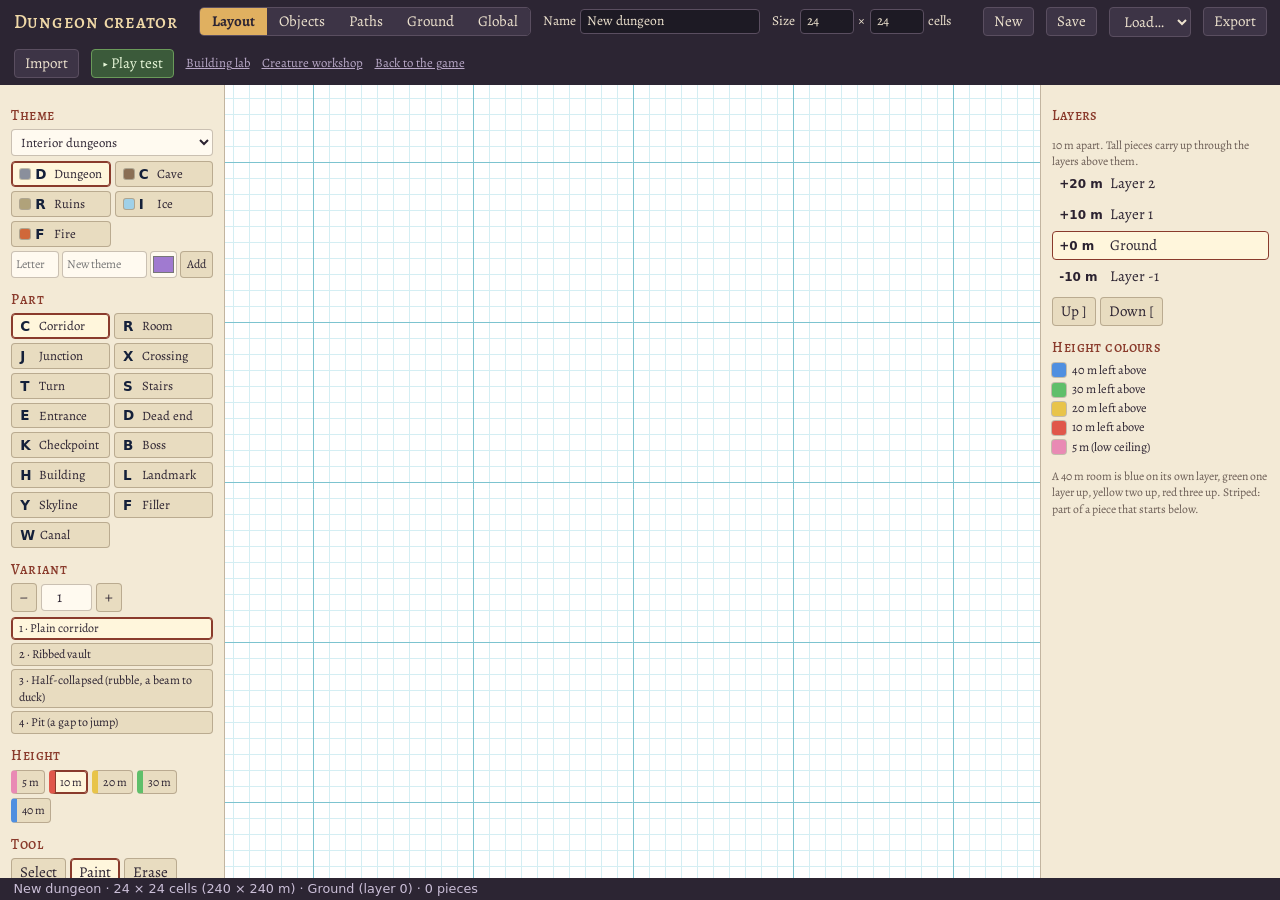
<file: dungeon-editor.html>
<!doctype html>
<html lang="en">
<head>
  <meta charset="utf-8">
  <meta name="viewport" content="width=device-width, initial-scale=1">
  <title>Dungeon creator · Eldermere Chronicles</title>
  <link rel="preconnect" href="https://fonts.googleapis.com">
  <link rel="preconnect" href="https://fonts.gstatic.com" crossorigin>
  <link href="https://fonts.googleapis.com/css2?family=Alegreya:wght@400;500;700&family=Alegreya+SC:wght@500;700&display=swap" rel="stylesheet">
  <link rel="stylesheet" href="src/editor/editor.css">
</head>
<body>
  <main id="editor"></main>
  <script type="module" src="src/editor/dungeonEditor.js"></script>
</body>
</html>
</file>
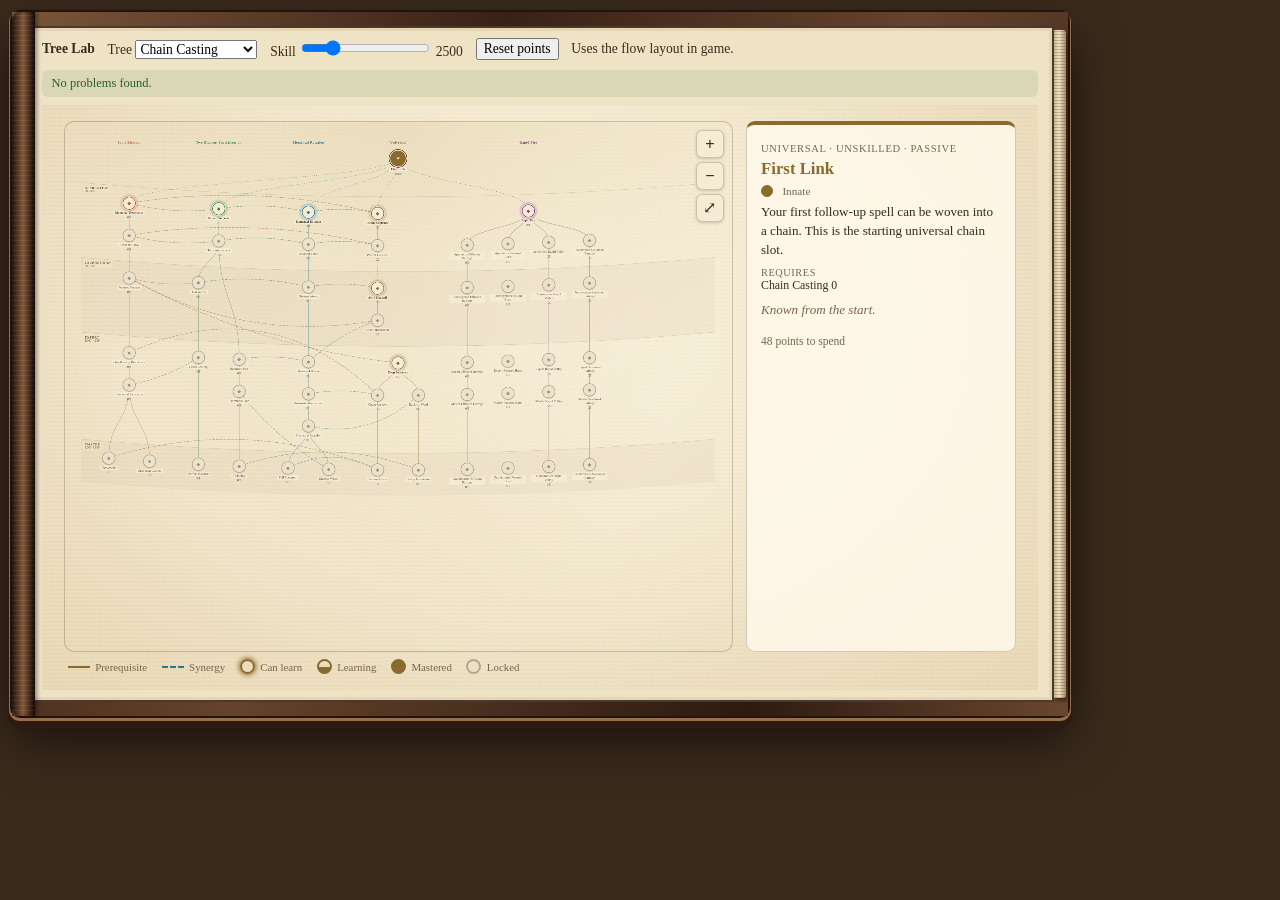
<file: tree-lab.html>
<!doctype html>
<!-- tree-lab.html — preview ANY skill tree in the flow layout and check it for problems, without starting the game.
     Open via the local server: tree-lab.html?tree=chainCasting   (the dropdown lists every tree).
     Trees without `flow` are previewed as if they had `flow: {}`. The "Problems" box must be empty before a
     tree ships. window.checkAllTrees() prints problems for every tree in the console. -->
<html lang="en"><head><meta charset="utf-8"><title>Tree Lab · Eldermere</title>
<link rel="stylesheet" href="src/ui/systems.css">
<style>
  html,body{margin:0;height:100%;background:#3a2a1c;font-family:Georgia,serif}
  .book{--paper:#efe3c6;--ink-b:#3a2a1c;--ink-soft:#7a6450;--rule:rgba(90,62,36,.25);--accent:#7c2e2a;--caps:Georgia,serif;
    position:absolute;inset:12px;background:#efe3c6;border-radius:8px;padding:12px 16px;box-sizing:border-box;display:flex;flex-direction:column;color:#3a2a1c}
  .lab-bar{display:flex;flex-wrap:wrap;gap:.8rem;align-items:center;margin-bottom:.4rem;font-size:.85rem}
  .lab-bar select,.lab-bar input,.lab-bar button{font:inherit}
  .lab-problems{margin:.2rem 0 .5rem;padding:.4rem .6rem;border-radius:6px;font-size:.78rem;max-height:7.5em;overflow:auto}
  .lab-problems.ok{background:rgba(63,127,69,.12);color:#2c5e31}.lab-problems.bad{background:rgba(168,50,44,.12);color:#8a2a24}
  #tree{flex:1 1 0;min-height:0;display:flex;flex-direction:column}
</style></head>
<body><div class="book">
  <div class="lab-bar">
    <b>Tree Lab</b>
    <label>Tree <select id="pick"></select></label>
    <label>Skill <input id="lvl" type="range" min="0" max="12000" step="50"> <span id="lvlv"></span></label>
    <button id="reset">Reset points</button>
    <span id="flowtag"></span>
  </div>
  <div id="problems" class="lab-problems"></div>
  <div id="tree"></div>
</div>
<script type="module">
import { SKILL_TREES, canBuy, buyNode, treeState, pointsFree, resetTree } from './src/data/skillTrees.js';
import { renderFlowTree, bindFlowTree, checkFlowTree, resetFlowScroll } from './src/ui/flowTree.js';
const q = new URLSearchParams(location.search), ids = Object.keys(SKILL_TREES).sort();
let id = ids.includes(q.get('tree')) ? q.get('tree') : (ids.includes('chainCasting') ? 'chainCasting' : ids[0]), sel = null;
const c = { skills: {}, skillTrees: {} };
for (const t of Object.values(SKILL_TREES)) t.flow ||= { _preview: true };   // preview every tree as flow
pick.innerHTML = ids.map(k => `<option value="${k}">${SKILL_TREES[k].name}${SKILL_TREES[k].flow._preview ? ' (not migrated)' : ''}</option>`).join('');
pick.value = id;
function draw() {
  const t = SKILL_TREES[id]; c.skills[id] ??= 2500; lvl.value = c.skills[id]; lvlv.textContent = c.skills[id];
  flowtag.textContent = t.flow._preview ? 'Preview only: add `flow: {}` to this tree to use it in game.' : 'Uses the flow layout in game.';
  const probs = checkFlowTree(t);
  problems.className = 'lab-problems ' + (probs.length ? 'bad' : 'ok');
  problems.innerHTML = probs.length ? '<b>Problems:</b><br>' + probs.map(p => '• ' + p).join('<br>') : 'No problems found.';
  const st = treeState(c, id);
  tree.innerHTML = '<div class="pg wtree flow-tree-page"><section class="cell-p tree-single">' + renderFlowTree(t, {
    rank: n => n.innate ? n.ranks : st.nodes[n.id] || 0, check: n => canBuy(c, id, n.id), selected: sel, points: pointsFree(c, id),
    branchName: n => n.branch ? t.branches[n.branch].name : (t.flow.coreName || 'Core') }) + '</section></div>';
  bindFlowTree(tree, t, { onSelect: n => { sel = n; draw(); }, onBuy: n => { buyNode(c, id, n); draw(); } });
}
pick.onchange = () => { id = pick.value; sel = null; resetFlowScroll(); history.replaceState(null, '', '?tree=' + id); draw(); };
lvl.oninput = () => { c.skills[id] = +lvl.value; draw(); };
reset.onclick = () => { resetTree(c, id); draw(); };
window.checkAllTrees = () => { const r = {}; for (const k of ids) { const p = checkFlowTree(SKILL_TREES[k]); if (p.length) r[k] = p; } console.table(Object.entries(r).map(([k, p]) => ({ tree: k, problems: p.join(' | ') }))); return r; };
draw();
</script></body></html>
</file>
<file: src/editor/editor.css>
/* src/editor/editor.css — the dungeon creator: a parchment-and-ink workbench round a graph-paper sheet */
:root {
  --bg: #1d1a24; --panel: #f3ead6; --panel-2: #e8dcc0; --ink: #2b2230; --ink-soft: #6b5d55; --line: rgba(80,58,36,0.3);
  --accent: #8a3b2c; --on: #fff6dc;
  --serif: "Alegreya", Georgia, serif; --caps: "Alegreya SC", "Alegreya", Georgia, serif;
}
* { box-sizing: border-box; }
html, body { margin: 0; height: 100%; background: var(--bg); color: var(--ink); font: 15px/1.4 var(--serif); }
button, input, select { font: inherit; color: inherit; }
#editor { display: grid; grid-template: "top top top" auto "side main layers" 1fr "status status status" auto / 15rem 1fr 16rem; height: 100vh; }

.ed-top { grid-area: top; display: flex; align-items: center; gap: 0.8rem; padding: 0.45rem 0.9rem; background: #2c2533; color: #eee3cf; flex-wrap: wrap; }
.ed-top h1 { margin: 0 0.6rem 0 0; font: 500 1.25rem var(--caps); letter-spacing: 0.04em; color: #f0d9a8; }
.ed-top label { display: flex; align-items: center; gap: 0.3rem; font-size: 0.9rem; }
.ed-top input { background: #1d1a24; border: 1px solid #5a4e60; border-radius: 4px; padding: 2px 6px; color: #eee3cf; }
.ed-top .ed-name { width: 12rem; } .ed-top input[type=number] { width: 3.6rem; }
.ed-top .ed-sp { flex: 1; }
.ed-top button, .ed-top select { background: #3d3446; border: 1px solid #5a4e60; border-radius: 4px; padding: 3px 10px; color: #eee3cf; cursor: pointer; }
.ed-top button:hover, .ed-top select:hover { background: #4d4258; }
.ed-top button.hot { border-color: #e0b060; color: #ffd890; }
.ed-back { color: #b9a9c8; font-size: 0.85rem; }

.ed-side, .ed-layers { background: var(--panel); overflow-y: auto; padding: 0.6rem 0.75rem 1rem; border-right: 1px solid var(--line); }
.ed-layers { border-right: 0; border-left: 1px solid var(--line); }
.ed-side h3, .ed-layers h3 { margin: 0.8rem 0 0.3rem; font: 500 0.95rem var(--caps); color: var(--accent); letter-spacing: 0.03em; }
.ed-brush { display: grid; gap: 2px; padding: 0.5rem 0.6rem; border-radius: 6px; background: #fffaf0; box-shadow: inset 0 0 0 1px var(--line); }
.ed-brush .code { font: 700 1.9rem/1 system-ui, sans-serif; color: #14203a; letter-spacing: 0.04em; }
.ed-brush small { color: var(--ink-soft); font-size: 0.8rem; }
.ed-row { display: flex; gap: 4px; flex-wrap: wrap; align-items: center; }
.ed-row button, .ed-grid button { padding: 3px 8px; border-radius: 4px; border: 1px solid var(--line); background: var(--panel-2); cursor: pointer; }
.ed-row button.on, .ed-grid button.on { background: var(--on); border-color: var(--accent); box-shadow: inset 0 0 0 1px var(--accent); }
.ed-row button:hover, .ed-grid button:hover { background: #fff4dc; }
.ed-row input { width: 3.4rem; text-align: center; border: 1px solid var(--line); border-radius: 4px; padding: 2px; background: #fffaf0; }
.ed-grid { display: grid; grid-template-columns: 1fr 1fr; gap: 4px; }
.ed-grid button { display: flex; align-items: center; gap: 5px; text-align: left; font-size: 0.85rem; }
.ed-grid b { font: 700 0.9rem system-ui, sans-serif; color: #14203a; min-width: 0.9rem; }
.ed-grid i { width: 10px; height: 10px; border-radius: 2px; flex: none; box-shadow: 0 0 0 1px rgba(0,0,0,0.25); }
.hbtn { border-left: 6px solid var(--c) !important; font-size: 0.78rem; padding: 3px 5px !important; }
.ed-addtheme { display: flex; gap: 3px; margin-top: 4px; }
.ed-addtheme input { min-width: 0; border: 1px solid var(--line); border-radius: 4px; padding: 2px 4px; background: #fffaf0; font-size: 0.8rem; }
.ed-addtheme input[name=k] { width: 3.2rem; } .ed-addtheme input[name=n] { flex: 1; } .ed-addtheme input[type=color] { width: 1.8rem; padding: 0; }
.ed-addtheme button { padding: 2px 6px; border-radius: 4px; border: 1px solid var(--line); background: var(--panel-2); cursor: pointer; font-size: 0.8rem; }
.ed-help { margin: 0.8rem 0 0; font-size: 0.78rem; color: var(--ink-soft); }

.ed-main { grid-area: main; position: relative; overflow: hidden; }
.ed-main canvas { position: absolute; inset: 0; display: block; cursor: crosshair; }
.ed-flash { position: absolute; left: 50%; top: 0.8rem; transform: translateX(-50%); padding: 0.35rem 0.9rem; border-radius: 6px; background: rgba(30,24,36,0.88); color: #f3e3c3; font-size: 0.9rem; opacity: 0; transition: opacity 0.25s; pointer-events: none; }
.ed-flash.on { opacity: 1; }

.ed-layers ul { list-style: none; margin: 0; padding: 0; display: grid; gap: 2px; }
.ed-layers li[data-l] { display: grid; grid-template-columns: 3.4rem 1fr auto; align-items: center; padding: 3px 6px; border-radius: 4px; cursor: pointer; border: 1px solid transparent; }
.ed-layers li[data-l]:hover { background: #fff4dc; }
.ed-layers li.on { background: var(--on); border-color: var(--accent); }
.ed-layers li b { font: 600 0.8rem system-ui, sans-serif; } .ed-layers li small { color: var(--ink-soft); }
.ed-layers .ed-row { margin-top: 6px; }
.ed-key li { display: flex; align-items: center; gap: 6px; font-size: 0.82rem; }
.ed-key i { width: 14px; height: 14px; border-radius: 3px; box-shadow: 0 0 0 1px rgba(0,0,0,0.2); }

.ed-status { grid-area: status; padding: 0.25rem 0.9rem; background: #2c2533; color: #cbbfd8; font: 0.85rem system-ui, sans-serif; }
.ed-top button.play { background: #3b5a3a; border-color: #6a9a5a; color: #e6f6d8; }
.ed-vars { display: grid; gap: 3px; margin-top: 5px; }
.ed-vars button { text-align: left; font-size: 0.8rem; padding: 2px 7px; border-radius: 4px; border: 1px solid var(--line); background: var(--panel-2); cursor: pointer; }
.ed-vars button.on { background: var(--on); border-color: var(--accent); box-shadow: inset 0 0 0 1px var(--accent); }

.ed-modes { display: inline-flex; border: 1px solid #5a4e60; border-radius: 5px; overflow: hidden; }
.ed-top .ed-modes button { border: 0; border-radius: 0; padding: 3px 12px; }
.ed-top .ed-modes button.on { background: #e0b060; color: #2c2533; font-weight: 700; }
.ed-objs { display: grid; grid-template-columns: 1fr 1fr; gap: 3px; }
.ed-objs button { display: flex; align-items: center; gap: 5px; text-align: left; font-size: 0.78rem; padding: 3px 6px; border-radius: 4px; border: 1px solid var(--line); background: var(--panel-2); cursor: pointer; line-height: 1.15; }
.ed-objs button.on { background: var(--on); border-color: var(--accent); box-shadow: inset 0 0 0 1px var(--accent); }
.ed-objs button:hover { background: #fff4dc; }
.ed-objs i { font-style: normal; font-weight: 700; width: 1.1rem; text-align: center; flex: none; }
.ed-brush .obj-glyph { font-size: 1.7rem; }

.ed-layers.props h3 small { font: 0.75rem var(--serif); color: var(--ink-soft); }
.pp h4 { margin: 0.7rem 0 0.25rem; font: 500 0.85rem var(--caps); color: var(--accent); }
.pp h4 small { font: 0.7rem var(--serif); color: var(--ink-soft); text-transform: none; }
.pp-row { display: grid; grid-template-columns: 1fr 5.2rem; align-items: center; gap: 6px; margin: 3px 0; font-size: 0.82rem; }
.pp-row input, .pp-row select { width: 100%; border: 1px solid var(--line); border-radius: 4px; padding: 2px 4px; background: #fffaf0; font-size: 0.82rem; }
.pp-row input[type=checkbox] { width: auto; justify-self: start; }
.pp-row:has(select), .pp-row:has(input[type=text]) { grid-template-columns: 4.6rem 1fr; }
.pp-row.chg span, .pp-row.chg input { font-weight: 700; color: var(--accent); }
.pp-item { display: grid; grid-template-columns: 1fr 3.2rem 1.6rem; gap: 3px; margin: 3px 0; align-items: center; }
.pp-item input { min-width: 0; border: 1px solid var(--line); border-radius: 4px; padding: 2px 4px; background: #fffaf0; font-size: 0.78rem; }
.pp-item button { border: 1px solid var(--line); border-radius: 4px; background: var(--panel-2); cursor: pointer; padding: 1px 0; }
.pp-item small { grid-column: 1 / -1; color: var(--ink-soft); font-size: 0.72rem; margin-top: -2px; }
.ed-layers .ed-row button { padding: 3px 8px; border-radius: 4px; border: 1px solid var(--line); background: var(--panel-2); cursor: pointer; }
.ed-layers .ed-row button.on { background: var(--on); border-color: var(--accent); box-shadow: inset 0 0 0 1px var(--accent); }

.ed-tabs { display: flex; flex-wrap: wrap; gap: 3px; margin: 0.6rem 0 0.2rem; }
.ed-tabs button { flex: 1 1 auto; padding: 4px 6px; border-radius: 5px 5px 0 0; border: 1px solid var(--line); border-bottom: 3px solid var(--c); background: var(--panel-2); cursor: pointer; font-size: 0.82rem; }
.ed-tabs button.on { background: var(--on); font-weight: 700; box-shadow: inset 0 0 0 1px var(--c); }
.ed-side .ed-objs { margin-top: 6px; }
.pp-link { display: grid; grid-template-columns: 1.1rem 1fr 1.6rem 1.6rem; gap: 3px; align-items: center; font-size: 0.8rem; margin: 2px 0; }
.pp-link i { font-style: normal; font-weight: 700; text-align: center; }
.pp-link button { border: 1px solid var(--line); border-radius: 4px; background: var(--panel-2); cursor: pointer; padding: 1px 0; }
.ed-side .bindbtn { width: 100%; padding: 4px 8px; border-radius: 5px; border: 1px solid #8e44ad; background: #f1e6f6; cursor: pointer; font-weight: 600; }
.ed-side .bindbtn.on { background: #8e44ad; color: #fff; }
.pp-row input[type=color] { padding: 0; height: 1.6rem; }
.pp.gl .pp-row { grid-template-columns: 1fr 4.6rem; }
.pp.gl .pp-row.wide { grid-template-columns: 5.2rem 1fr; }
.gl-later { font-style: normal; font-size: 0.62rem; color: #8a6a3a; background: #f3e1b8; border-radius: 3px; padding: 0 3px; margin-left: 4px; vertical-align: 1px; }
.ed-brush small.desc { margin-top: 4px; padding-top: 4px; border-top: 1px solid var(--line); line-height: 1.3; }

.ed-tgroup { width: 100%; margin-bottom: 5px; border: 1px solid var(--line); border-radius: 4px; padding: 3px 5px; background: #fffaf0; font: inherit; font-size: 0.85rem; }
.ed-modal { position: fixed; inset: 0; background: rgba(20,16,26,0.6); display: grid; place-items: center; z-index: 50; }
.ed-dialog { background: var(--panel); border-radius: 10px; padding: 1rem 1.2rem 1rem; width: min(720px, 92vw); max-height: 88vh; overflow: auto; box-shadow: 0 10px 40px rgba(0,0,0,0.5); }
.ed-dialog h2 { margin: 0 0 0.6rem; font: 500 1.35rem var(--caps); color: var(--accent); }
.ed-dialog h3 { margin: 0.9rem 0 0.4rem; font: 500 1rem var(--caps); color: var(--accent); }
.ed-cats { display: grid; grid-template-columns: repeat(4, 1fr); gap: 6px; }
.ed-cats button, .ed-subs button { display: grid; gap: 2px; text-align: left; padding: 7px 9px; border-radius: 6px; border: 1px solid var(--line); background: var(--panel-2); cursor: pointer; }
.ed-cats button.on { background: var(--on); border-color: var(--accent); box-shadow: inset 0 0 0 1px var(--accent); }
.ed-cats button small, .ed-subs button small { color: var(--ink-soft); font-size: 0.75rem; line-height: 1.25; }
.ed-subs { display: grid; grid-template-columns: repeat(auto-fill, minmax(200px, 1fr)); gap: 6px; }
.ed-subs button { grid-template-columns: 22px 1fr; align-items: center; column-gap: 8px; }
.ed-subs button i { grid-row: span 2; width: 22px; height: 22px; border-radius: 4px; box-shadow: 0 0 0 1px rgba(0,0,0,0.25); }
.ed-subs button:hover, .ed-cats button:hover { background: #fff4dc; }
.ed-dialog .ed-row button { padding: 4px 12px; border-radius: 5px; border: 1px solid var(--line); background: var(--panel-2); cursor: pointer; }
/* Paths mode: the hotkey table */
.ed-keys { width: 100%; border-collapse: collapse; margin-top: 10px; font-size: 11.5px; line-height: 1.35; }
.ed-keys th { text-align: left; width: 46%; padding: 2px 8px 2px 0; color: #6b4a32; font-weight: 600; vertical-align: top; }
.ed-keys td { padding: 2px 0; color: #5a4a3a; }
.ed-keys tr + tr { border-top: 1px solid rgba(120, 90, 60, 0.12); }
</file>
<file: src/ui/systems.css>
/* src/ui/systems.css — limits, load screen and save controls (loaded after style.css) */

/* ---------- Limits: trained stats near the body's limit (the limit itself stays hidden) ---------- */
.limit-near { color: #f0d36a; }
.limit-at { color: #ef6b6b; }

/* ---------- Load screen ---------- */
.title-error { margin-top: 1rem; }
.load-screen { max-width: 44rem; margin: 0 auto; padding: 14vh 1.5rem 3rem; }
.load-screen h2 { font-family: var(--caps); font-weight: 500; font-size: 2rem; margin: 0 0 1.2rem; }
.save-list { list-style: none; margin: 0 0 1.5rem; padding: 0; display: flex; flex-direction: column; gap: 0.6rem; }
.save-list li {
  display: flex; flex-wrap: wrap; gap: 0.8rem; align-items: center; justify-content: space-between;
  background: rgba(20,22,50,0.86); border: 1px solid rgba(178,156,240,0.18); border-radius: 6px; padding: 0.8rem 1rem;
}
.save-info { display: flex; flex-direction: column; min-width: 0; }
.save-info b { font-size: 1.15rem; }
.save-info span { font-size: 0.9rem; }
.save-acts { display: flex; flex-wrap: wrap; gap: 0.4rem; }
.save-acts .btn { padding: 0.35rem 0.9rem; font-size: 0.95rem; }
.btn.danger, .btn.ghost.danger { box-shadow: inset 0 0 0 1px var(--down); color: var(--down); }
.journey-main { max-width: 16rem; margin: 1rem 0; }
.journey-acts { margin-top: 1rem; }

/* ---------- Play screen ---------- */
.play { position: fixed; inset: 0; z-index: 5; background: #000; }
.play-canvas { position: absolute; inset: 0; width: 100%; height: 100%; display: block; cursor: pointer; }
.hud { position: absolute; inset: 0; pointer-events: none; }
.play.is-paused .hud { opacity: 0.35; }
.crosshair { position: absolute; left: 50%; top: 50%; width: 6px; height: 6px; margin: -3px 0 0 -3px; border-radius: 50%;
  background: rgba(255,255,255,0.85); box-shadow: 0 0 0 1.5px rgba(20,22,50,0.6); }
.crosshair { transition: opacity 0.12s; }
.crosshair.recover { opacity: 0.3; }
.combo-ring { position: absolute; left: 50%; top: 50%; width: 34px; height: 34px; margin: -17px 0 0 -17px; opacity: 0; pointer-events: none; }
.combo-ring i { position: absolute; inset: 0; border-radius: 50%; box-sizing: border-box; }
.combo-target { border: 1.5px solid rgba(255,255,255,0.45); transition: border-color 0.08s, border-width 0.08s; }
.combo-target.on { border: 2.5px solid rgba(255,220,140,0.95); }
.combo-wave { border: 1.5px solid rgba(255,236,190,0.9); transform: scale(0.05); }
.blinded { position: absolute; inset: 0; pointer-events: none; opacity: 0; background: radial-gradient(ellipse at 50% 50%, rgba(8,4,16,0.2) 0%, rgba(8,4,16,0.85) 55%, rgba(4,2,8,1) 100%); }
.underwater { position: absolute; inset: 0; background: radial-gradient(ellipse at 50% 40%, rgba(40,120,150,0.25), rgba(10,50,80,0.6)); opacity: 0; transition: opacity 0.15s; }
.underwater.on { opacity: 1; }
.hud-rest { position: absolute; left: 0; top: 100%; margin-top: 0.2rem; white-space: nowrap; text-align: left; font-size: 0.8rem; color: #e8f0d0; text-shadow: 0 1px 2px #000; opacity: 0; transition: opacity 0.3s; }
.hud-rest.on { opacity: 1; }
.hud-debug { position: absolute; left: 0.8rem; top: 0.6rem; font: 0.85rem/1.3 ui-monospace, monospace; color: rgba(255,255,255,0.85); text-shadow: 0 1px 2px #000; }
.pause { position: absolute; inset: 0; display: grid; place-items: center; background: rgba(14,16,38,0.55); }
.pause[hidden] { display: none; }
.pause-box { background: rgba(20,22,50,0.94); border: 1px solid rgba(178,156,240,0.25); border-radius: 8px; padding: 1.4rem 1.6rem; min-width: min(26rem, 90vw); max-height: 90vh; overflow: auto; }
.pause-box h2 { font-family: var(--caps); font-weight: 500; margin: 0; font-size: 1.6rem; }
.pause-where { margin: 0 0 1rem; }
.pause-main { display: flex; flex-direction: column; gap: 0.5rem; }
.pause-main[hidden], .pause-controls[hidden] { display: none; }
.binds { border-collapse: collapse; width: 100%; font-size: 0.95rem; }
.binds th { text-align: left; font-weight: 400; color: var(--mist); padding: 0.15rem 0.6rem 0.15rem 0; }
.bind { width: 100%; min-width: 7rem; background: var(--ink); border: 1px solid rgba(178,156,240,0.25); border-radius: 3px; padding: 0.2rem 0.5rem; color: var(--moon); }
.bind.listening { border-color: var(--lunar); color: var(--lunar); }
.setting { display: flex; align-items: center; gap: 0.6rem; margin: 0.45rem 0; color: var(--mist); }
.setting input[type=range] { flex: 1; accent-color: var(--lunar); }
.setting output { min-width: 3rem; text-align: right; color: var(--moon); }
.small { font-size: 0.85rem; }
.hud-note { position: absolute; left: 50%; top: 1rem; transform: translateX(-50%); color: rgba(255,255,255,0.85); font-size: 0.9rem; text-shadow: 0 1px 2px #000; }
/* hotbar, pack, toasts */
.hotbar { position: absolute; left: 50%; bottom: 4.4rem; transform: translateX(-50%); display: flex; gap: 0.3rem; margin: 0; padding: 0; list-style: none; pointer-events: auto; }
.hotbar li { position: relative; width: 3rem; height: 3rem; border-radius: 5px; background: rgba(20,22,50,0.7); box-shadow: inset 0 0 0 1px rgba(255,255,255,0.18); display: grid; place-items: center; }
.hotbar li.empty { opacity: 0.55; }
.hotbar li.out { opacity: 0.45; }
.hotbar .key { position: absolute; left: 0.25rem; top: 0.1rem; font-size: 0.7rem; color: rgba(255,255,255,0.7); }
.hotbar b { position: absolute; right: 0.25rem; bottom: 0.1rem; font-size: 0.75rem; color: #fff; text-shadow: 0 1px 2px #000; }
.flask { display: inline-block; width: 1.1rem; height: 1.5rem; border-radius: 40% 40% 45% 45% / 30% 30% 60% 60%; background: radial-gradient(circle at 35% 35%, rgba(255,255,255,0.7), transparent 40%), var(--c); box-shadow: 0 0 0 1.5px rgba(255,255,255,0.35); }
.hud-toast { position: absolute; left: 50%; bottom: 7.2rem; transform: translateX(-50%); max-width: min(36rem, 90vw); text-align: center; color: #fff; background: rgba(20,22,50,0.75); padding: 0.4rem 0.9rem; border-radius: 4px; opacity: 0; transition: opacity 0.25s; }
.hud-toast.on { opacity: 1; }

/* ---- character book (src/ui/book.js) ---- */
.book-wrap { position: absolute; inset: 0 0 7.8rem 0; display: grid; place-items: center; pointer-events: none; }
.book-wrap[hidden] { display: none; }
.book { --paper: #efe3c6; --paper-2: #e6d6b2; --ink-b: #3a2a1c; --ink-soft: #7a6450; --rule: rgba(90,62,36,0.25); --accent: #7c2e2a;
  pointer-events: auto; position: relative; width: min(66rem, 94vw); height: min(44rem, calc(100vh - 9.2rem));
  border: 0.9rem solid #4a2e1e; border-radius: 10px 14px 14px 10px; box-shadow: 0 0 0 2px #2c1a10, inset 0 0 0 2px #6e4630, 0 18px 50px rgba(0,0,0,0.55);
  color: var(--ink-b); font-family: var(--serif); }
.book::before { content: ''; position: absolute; left: -0.9rem; top: -0.9rem; bottom: -0.9rem; width: 1.4rem; background: linear-gradient(90deg, #2c1a10, #5a3826 60%, #3a2416); border-radius: 8px 0 0 8px; }
.pages { position: absolute; inset: 0; display: flex; flex-direction: column; gap: 0; overflow: hidden; }
.pg { display: grid; gap: 0; }
.pg.two { grid-template-columns: 1fr 1fr; flex: 1; min-height: 0; }
.pg.two > .cell-p + .cell-p { border-left: 1px solid var(--rule); box-shadow: inset 12px 0 18px -14px rgba(60,40,20,0.45); }
.cell-p { background: radial-gradient(ellipse at 50% 40%, var(--paper), var(--paper-2)); padding: 1rem 1.4rem; overflow: auto; min-height: 0; }
.book h3 { font-family: var(--caps); font-weight: 500; font-size: 1.15rem; color: var(--accent); margin: 0.2rem 0 0.4rem; letter-spacing: 0.03em; }
.book h3 + .hint, .book h3 .hint { font-family: var(--serif); }
.book .hint { color: var(--ink-soft); font-size: 0.82rem; font-style: italic; margin: 0.4rem 0; }
.book .muted { color: var(--ink-soft); }
.book .note { background: rgba(124,46,42,0.1); border-left: 3px solid var(--accent); padding: 0.3rem 0.6rem; margin: 0.3rem 0 0.6rem; font-size: 0.9rem; }
.book .big { font-size: 1.8rem; margin: 0; font-family: var(--caps); }
/* Book navigation: three top tabs, four left tabs, four right tabs. */
.ribbons { position: absolute; display: flex; gap: 0.3rem; z-index: 2; }
.ribbons-top { left: 2.1rem; right: 2.1rem; top: -2.25rem; height: 2rem; justify-content: center; }
.ribbons-left { left: -3.05rem; top: 0.5rem; bottom: 0.5rem; flex-direction: column; }
.ribbons-right { right: -3.05rem; top: 0.5rem; bottom: 0.5rem; flex-direction: column; }
.ribbon { border: 0; padding: 0; cursor: pointer; background: #8a3b33; color: #f3e6cc; box-shadow: inset 3px 0 6px rgba(0,0,0,0.25); transition: transform 0.15s, filter 0.15s; }
.ribbons-top .ribbon { min-width: 7.2rem; padding: 0.2rem 0.8rem; border-radius: 6px 6px 0 0; clip-path: polygon(0 0,100% 0,94% 100%,6% 100%); }
.ribbons-left .ribbon, .ribbons-right .ribbon { width: 2.4rem; flex: 1 1 0; min-height: 3.5rem; max-height: 8rem; border-radius: 5px; clip-path: polygon(0 0,100% 0,100% 94%,50% 100%,0 94%); }
.ribbons-left .ribbon { transform: translateX(0.5rem); }
.ribbons-right .ribbon { transform: translateX(-0.5rem); }
.ribbon:nth-child(2) { background: #2f5a4a; } .ribbon:nth-child(3) { background: #8a6a2a; } .ribbon:nth-child(4) { background: #4a3a6e; }
.ribbon span { display: block; font-family: var(--caps); font-size: clamp(0.62rem, 1.6vh, 0.9rem); letter-spacing: 0.02em; white-space: nowrap; }
.ribbons-left .ribbon span, .ribbons-right .ribbon span { writing-mode: vertical-rl; margin: 0.45rem auto 0.8rem; }
.ribbon:hover { filter: brightness(1.15); }
.ribbons-left .ribbon:hover { transform: translateX(0.2rem); }
.ribbons-right .ribbon:hover { transform: translateX(-0.2rem); }
.ribbon.on { filter: brightness(1.3); }
.ribbons-left .ribbon.on { transform: translateX(-0.15rem); }
.ribbons-right .ribbon.on { transform: translateX(0.15rem); }
.ribbons-top .ribbon.on { transform: translateY(0.15rem); }
.book-close { position: absolute; top: -0.85rem; right: -0.85rem; width: 1.7rem; height: 1.7rem; border-radius: 50%; border: 1px solid #2c1a10; background: #5a3826; color: #f3e6cc; cursor: pointer; font-size: 1.1rem; line-height: 1; z-index: 3; }
/* page 1: equipment | figure, pack below */
.pg-top { grid-template-columns: 1fr minmax(11rem, 30%); height: 50%; min-height: 0; }
.figure { position: relative; border: 6px solid #6e4a2e; box-shadow: inset 0 0 0 2px #2c1a10, 0 0 0 1px var(--rule); cursor: grab; touch-action: none; }
.figure:active { cursor: grabbing; }
.figure-hint { position: absolute; left: 0; right: 0; bottom: 0.3rem; text-align: center; font-size: 0.75rem; color: rgba(240,230,210,0.6); pointer-events: none; }
.eq-list { list-style: none; margin: 0; padding: 0; display: grid; grid-template-columns: repeat(3, 1fr); gap: 0.3rem 0.5rem; }
.eq { display: flex; flex-direction: column; padding: 0.2rem 0.5rem; border: 1px dashed var(--rule); border-radius: 4px; min-height: 2.5rem; justify-content: center; min-width: 0; }
.eq.full { border-style: solid; border-color: rgba(90,62,36,0.45); background: rgba(255,250,235,0.5); cursor: pointer; }
.eq.full:hover { box-shadow: inset 0 0 0 1px var(--accent); }
.eq-slot { font-size: 0.72rem; text-transform: uppercase; letter-spacing: 0.06em; color: var(--ink-soft); }
.eq-item { font-size: 0.92rem; white-space: nowrap; overflow: hidden; text-overflow: ellipsis; }
.eq-item i, .cell i { font-style: normal; color: var(--accent); margin-right: 0.3rem; }
.pack { flex: 1; border-top: 1px solid var(--rule); }
.pack header { display: flex; align-items: baseline; gap: 1.2rem; flex-wrap: wrap; }
.load { font-size: 0.88rem; color: var(--ink-soft); } .load.bad { color: var(--accent); font-weight: 700; }
.grid { list-style: none; margin: 0.3rem 0; padding: 0; display: grid; grid-template-columns: repeat(auto-fill, minmax(4.4rem, 1fr)); gap: 0.3rem; }
.cell { position: relative; aspect-ratio: 1; border: 1px solid rgba(90,62,36,0.4); border-radius: 4px; background: rgba(255,250,235,0.55); display: flex; flex-direction: column; align-items: center; justify-content: center; padding: 0.2rem; text-align: center; font-size: 0.72rem; line-height: 1.1; cursor: pointer; overflow: hidden; }
.cell i { font-size: 1.3rem; margin: 0 0 0.15rem; }
.cell b { position: absolute; right: 0.2rem; bottom: 0.1rem; font-size: 0.75rem; }
.cell.empty { background: rgba(90,62,36,0.06); border-style: dashed; cursor: default; }
.cell.over { border-color: var(--accent); background: rgba(124,46,42,0.12); }
.cell:not(.empty):hover { box-shadow: inset 0 0 0 1px var(--accent); }
.case { list-style: none; margin: 0.2rem 0; padding: 0; display: grid; grid-template-columns: repeat(auto-fill, minmax(12.5rem, 1fr)); gap: 0.2rem; }
.case li { display: flex; align-items: center; gap: 0.45rem; padding: 0.2rem 0.45rem; border-radius: 4px; background: rgba(255,250,235,0.5); cursor: pointer; font-size: 0.84rem; }
.case li:hover { box-shadow: inset 0 0 0 1px var(--accent); } .case li span { flex: 1; } .case .flask { width: 0.8rem; height: 1.05rem; }
/* sheets */
.bsheet { width: 100%; border-collapse: collapse; font-size: 0.93rem; }
.bsheet th { text-align: left; font-weight: 500; padding: 0.18rem 0.4rem 0.18rem 0; }
.bsheet td { padding: 0.18rem 0.4rem; }
.bsheet tr + tr { border-top: 1px solid var(--rule); }
.bsheet .num { text-align: right; font-variant-numeric: tabular-nums; font-weight: 700; }
.bsheet .rank { font-size: 0.85rem; color: var(--ink-soft); white-space: nowrap; }
.bsheet .r-apprentice { color: #2f5a4a; } .bsheet .r-journeyman { color: #2e4a78; } .bsheet .r-expert { color: #6a3a8a; } .bsheet .r-master { color: #8a5a10; } .bsheet .r-guru { color: var(--accent); }
.bsheet .tag { font-size: 0.75rem; color: var(--accent); font-style: italic; }
.book .limit-near { color: #a07a00; } .book .limit-at { color: #b02a20; }
.meter { display: inline-block; width: 100%; min-width: 4rem; height: 0.4rem; border-radius: 3px; background: rgba(90,62,36,0.18); overflow: hidden; vertical-align: middle; }
.meter i { display: block; height: 100%; background: linear-gradient(90deg, #8a6a2a, #c09a4a); }
.meter.xp { width: 60%; } .meter.xp i { background: linear-gradient(90deg, #7c2e2a, #c0503a); }
.sexm { position: relative; display: inline-block; width: 100%; min-width: 5rem; height: 0.45rem; border-radius: 3px; background: #5a78b8; overflow: hidden; vertical-align: middle; }
.sexm i { display: block; height: 100%; background: #c06a90; margin-left: auto; transform-origin: right; }
.sexm::after { content: ''; position: absolute; left: 50%; top: -1px; bottom: -1px; width: 1px; background: rgba(255,255,255,0.8); }
.sexline { display: flex; align-items: center; gap: 0.6rem; font-size: 0.85rem; color: var(--ink-soft); } .sexline .sexm { flex: 1; height: 0.6rem; }
.bsheet.parts .mix { font-size: 0.85rem; } .bsheet.parts .sx { width: 9rem; } .bsheet.parts small { display: block; font-size: 0.72rem; color: var(--ink-soft); }
.ribbon:nth-child(6) { background: #6a3a52; }
.bsheet .regen { font-weight: 400; color: var(--ink-soft); font-size: 0.85em; }
.bsheet.rep th small { font-weight: 400; color: var(--ink-soft); font-size: 0.75rem; margin-left: 0.3rem; }
.bsheet.rep .tier { font-size: 0.85rem; white-space: nowrap; } .bsheet.rep .perk td { font-size: 0.78rem; font-style: italic; color: var(--ink-soft); padding-top: 0; }
.bsheet.rep tr.perk { border-top: 0; }
.t-hated, .t-hostile { color: #a02a20; } .t-unfriendly { color: #a0602a; } .t-friendly { color: #2f6a4a; } .t-honored, .t-revered { color: #2e4a78; } .t-exalted { color: #8a5a10; }
.meter.rep i { background: linear-gradient(90deg, #2f5a4a, #5a9a7a); }
.ribbon:nth-child(7) { background: #2e4a78; } .ribbon:nth-child(6) { background: #6e4a2a; }
/* weapon skill trees */
.pg.wtree { grid-template-columns: 13rem 1fr; flex: 1; min-height: 0; }
.pg.wtree > .cell-p + .cell-p { border-left: 1px solid var(--rule); box-shadow: inset 12px 0 18px -14px rgba(60,40,20,0.45); }
.wlist { list-style: none; margin: 0; padding: 0; }
.wl { display: flex; align-items: center; gap: 0.4rem; padding: 0.22rem 0.45rem; border-radius: 4px; cursor: pointer; font-size: 0.92rem; }
.wl span { flex: 1; } .wl b { font-variant-numeric: tabular-nums; } .wl.none { opacity: 0.55; }
.wl:hover { background: rgba(124,46,42,0.08); } .wl.on { background: rgba(124,46,42,0.16); box-shadow: inset 3px 0 0 var(--accent); }
.wl .pts, .pts-line { font-style: normal; }
.wl .pts { background: var(--accent); color: #f3e6cc; border-radius: 9px; font-size: 0.72rem; padding: 0 0.4rem; }
.tree-head { display: flex; align-items: baseline; gap: 1rem; flex-wrap: wrap; } .pts-line { color: var(--accent); font-weight: 700; font-size: 0.9rem; }
.test-train { margin-left: auto; font: inherit; font-size: 0.78rem; padding: 0.15rem 0.5rem; border: 1px dashed var(--ink-soft); background: transparent; color: var(--ink-soft); border-radius: 4px; cursor: pointer; }
.tier { margin-top: 0.5rem; } .tier h4 { margin: 0 0 0.25rem; font-family: var(--caps); font-weight: 500; font-size: 0.95rem; color: var(--ink-soft); border-bottom: 1px solid var(--rule); }
.tier h4 small { font-family: var(--serif); font-style: italic; }
.tier-row { display: grid; grid-template-columns: 1fr 1fr 1fr; gap: 0.4rem; }
.tier-row .col { display: flex; flex-direction: column; gap: 0.4rem; }
.node { border: 1px solid rgba(90,62,36,0.35); border-radius: 6px; padding: 0.35rem 0.5rem; background: rgba(255,250,235,0.45); font-size: 0.8rem; line-height: 1.25; }
.node header { display: flex; align-items: baseline; gap: 0.4rem; } .node header b { flex: 1; font-size: 0.88rem; }
.node .kind { font-size: 0.66rem; text-transform: uppercase; letter-spacing: 0.06em; padding: 0 0.3rem; border-radius: 3px; background: rgba(90,62,36,0.15); }
.node.active .kind { background: rgba(124,46,42,0.2); color: var(--accent); }
.node p { margin: 0.2rem 0; color: var(--ink-b); }
.node footer { display: flex; gap: 0.5rem; font-size: 0.7rem; color: var(--ink-soft); } .node footer .gate { margin-left: auto; }
.node.br-a { border-left: 3px solid #a0402a; } .node.br-b { border-left: 3px solid #2e5a78; }
.br-a-t { color: #a0402a; } .br-b-t { color: #2e5a78; }
.tl-g { margin: 0.6rem 0 0.15rem; font-family: var(--caps); font-weight: 500; font-size: 0.9rem; color: var(--accent); } .tl-g:first-child { margin-top: 0; }
.tree-btns { margin-left: auto; display: flex; gap: 0.4rem; } .tree-btns .test-train { margin-left: 0; }
.tree-reset { font: inherit; font-size: 0.78rem; padding: 0.15rem 0.6rem; border: 1px solid var(--accent); background: transparent; color: var(--accent); border-radius: 4px; cursor: pointer; }
.tree-reset.armed { background: var(--accent); color: #f3e6cc; }
.bsheet th.treelink { cursor: pointer; text-decoration: underline dotted rgba(90,62,36,0.45); text-underline-offset: 3px; } .bsheet th.treelink:hover { color: var(--accent); }
.node.got { background: rgba(214,190,120,0.45); border-color: #8a6a2a; } .node.full { box-shadow: inset 0 0 0 1px #8a6a2a; }
.node.buy { cursor: pointer; box-shadow: 0 0 0 2px rgba(124,46,42,0.5); } .node.buy:hover { background: rgba(255,250,235,0.85); }
.node.gated { opacity: 0.6; } .node.shut { opacity: 0.32; filter: grayscale(1); }
.hud-prompt { position: absolute; left: 50%; top: 58%; transform: translateX(-50%); font-size: 0.95rem; color: #fff; text-shadow: 0 1px 3px #000; }
.rack-wrap { position: absolute; inset: 0 0 7.8rem 0; display: grid; place-items: center; }
.rack-wrap[hidden] { display: none; }
.book.rack { width: min(60rem, 92vw); height: min(36rem, calc(100vh - 9.2rem)); }
.rack-grid { display: grid; grid-template-columns: repeat(auto-fill, minmax(12rem, 1fr)); gap: 0.6rem 1rem; margin-top: 0.4rem; }
.rack-g h4 { margin: 0 0 0.2rem; font-family: var(--caps); font-weight: 500; color: var(--accent); font-size: 0.95rem; }
.rack-item { display: flex; flex-direction: column; align-items: flex-start; width: 100%; margin: 0 0 0.25rem; padding: 0.25rem 0.5rem; border: 1px solid rgba(90,62,36,0.35); border-radius: 4px; background: rgba(255,250,235,0.5); color: var(--ink-b); font: inherit; cursor: pointer; text-align: left; }
.rack-item:hover { box-shadow: inset 0 0 0 1px var(--accent); background: rgba(255,250,235,0.9); } .rack-item small { color: var(--ink-soft); font-size: 0.75rem; }
.plus { width: 1.4rem; height: 1.4rem; border-radius: 50%; border: 1px solid var(--accent); background: transparent; color: var(--accent); cursor: pointer; line-height: 1; }
@media (max-width: 760px) { .pg.two { grid-template-columns: 1fr; } .ribbons { right: -2.6rem; } .ribbon { width: 2rem; } .pg-top { grid-template-columns: 1fr 9rem; } .eq-list { grid-template-columns: 1fr; } }

/* noise and the sentry's awareness */
.hud-stealth { position: absolute; left: 50%; bottom: 150px; transform: translateX(-50%); display: flex; align-items: center; gap: 8px; pointer-events: none; color: #e9e2d0; font: 12px/1 system-ui, sans-serif; text-shadow: 0 1px 2px #000; }
.hud-stealth .eye { --a: 0; width: 22px; height: 12px; border-radius: 50%; border: 2px solid #e9e2d0; position: relative; background: color-mix(in srgb, #e04848 calc(var(--a) * 100%), transparent); }
.hud-stealth .eye[data-state="Unaware"] { opacity: 0.55; }
.hud-stealth .eye[data-state="Detected"] { border-color: #e04848; }
.hud-stealth .noise { width: 110px; height: 5px; background: #0007; border-radius: 3px; overflow: hidden; }
.hud-stealth .noise i { display: block; height: 100%; width: 0; background: linear-gradient(90deg, #8fd18f, #e0c25a 50%, #e05a4a); transition: width 0.12s; }
.hurt { position: absolute; inset: 0; pointer-events: none; opacity: 0; box-shadow: inset 0 0 140px 30px #b0141499; }
.hurt.on { animation: hurt 0.7s ease-out; }
@keyframes hurt { from { opacity: 1; } to { opacity: 0; } }

/* two-part progress: fill = to the next point, thin line = through the rank */
.meter.two { position: relative; height: 0.55rem; }
.meter.two i { height: 72%; }
.meter.two b { position: absolute; left: 0; bottom: 0; height: 22%; background: #7c2e2a; opacity: 0.75; }

.rack-train { margin: 0 0 12px; display: flex; flex-wrap: wrap; gap: 6px; align-items: center; }
.rack-train .btn.small { padding: 3px 10px; font-size: 0.85rem; }

/* the course: timer, poisoned tint */
.hud-timer { position: absolute; top: 14px; left: 50%; transform: translateX(-50%); font: 600 22px/1 'Alegreya', Georgia, serif; color: #f2e6c8; text-shadow: 0 2px 4px #000; pointer-events: none; letter-spacing: 0.04em; }
.poisoned { position: absolute; inset: 0; pointer-events: none; opacity: 0; transition: opacity 0.4s; box-shadow: inset 0 0 160px 40px #4fc02a88; }
.poisoned.on { opacity: 1; }

/* casting bar: the spell being spoken and how far it has gathered */
.hud-cast { position: absolute; left: 50%; top: 62%; transform: translateX(-50%); display: grid; gap: 4px; justify-items: center; pointer-events: none; }
.hud-cast span { font: 600 0.85rem/1 var(--font-body, sans-serif); color: #ffd9a8; text-shadow: 0 1px 3px #000; }
.hud-cast i { display: block; width: 180px; height: 6px; border-radius: 3px; background: rgba(0,0,0,0.45); overflow: hidden; }
.hud-cast b { display: block; height: 100%; width: 0; background: linear-gradient(90deg, #ff9a3a, #ffd36a); }
.hud-cast[hidden] { display: none; }

/* spells on the hotbar: a school rune and the mana cost */
.rune { font-style: normal; font-size: 1.35rem; line-height: 1; color: #ffd9a8; text-shadow: 0 0 6px rgba(255,140,40,0.8); }
.rune.s-water { color: #a8d8ff; text-shadow: 0 0 6px rgba(60,150,255,0.8); }
.rune.s-earth { color: #d8c49a; text-shadow: 0 0 6px rgba(160,120,60,0.8); }
.rune.s-light { color: #fff6c8; text-shadow: 0 0 6px rgba(255,240,150,0.9); }
.hotbar li.spell { background: rgba(50,22,30,0.75); box-shadow: inset 0 0 0 1px rgba(255,170,90,0.35); }
.hotbar li.spell b { color: #9fc8ff; }

/* the readied spell, just under the crosshair's right */
.hud-readied { position: absolute; left: calc(50% + 1.4rem); top: calc(50% + 1rem); font-size: 0.8rem; color: #ffd9a8; text-shadow: 0 1px 3px #000; pointer-events: none; opacity: 0.85; }
.hud-readied[hidden] { display: none; }

/* the spell wheel: prepared spells round a ring that grows with their number */
.spell-wheel { position: absolute; left: 50%; top: 50%; width: 0; height: 0; pointer-events: none; z-index: 5; }
.spell-wheel[hidden] { display: none; }
.spell-wheel .ring { position: absolute; left: 0; top: 0; transform: translate(-50%, -50%); border-radius: 50%; background: radial-gradient(circle, rgba(20,14,30,0.15) 30%, rgba(20,14,30,0.55) 62%, rgba(20,14,30,0) 72%); }
.wslot { position: absolute; left: 0; top: 0; border-radius: 50%; display: grid; place-items: center; align-content: center; background: rgba(28,20,40,0.85); box-shadow: inset 0 0 0 1px rgba(255,200,140,0.3); transition: box-shadow 0.08s, background 0.08s; }
.wslot small { position: absolute; top: 100%; margin-top: 2px; white-space: nowrap; font-size: 0.68rem; color: #eee; text-shadow: 0 1px 2px #000; opacity: 0; }
.wslot.on { background: rgba(90,40,30,0.95); box-shadow: inset 0 0 0 2px #ffb460, 0 0 14px rgba(255,150,60,0.6); }
.wslot.on small { opacity: 1; }
.wslot.inert .rune { opacity: 0.45; }
.wcenter { position: absolute; left: 0; top: 0; transform: translate(-50%, -50%); display: grid; justify-items: center; gap: 2px; width: 12rem; text-align: center; text-shadow: 0 1px 3px #000; }
.wcenter b { color: #ffe0b0; font-size: 1rem; } .wcenter small { color: #ddd; font-size: 0.75rem; }

/* Magic page: the Prepare button by MP, and the list to tick spells from */
.mana-head { display: flex; align-items: center; gap: 0.6rem; }
.prep-btn { font: inherit; font-size: 0.8rem; padding: 2px 8px; border-radius: 4px; border: 1px solid rgba(90,62,36,0.45); background: rgba(255,250,235,0.6); color: var(--ink-b); cursor: pointer; }
.prep-btn span { color: var(--ink-soft); } .prep-btn.on, .prep-btn:hover { box-shadow: inset 0 0 0 1px var(--accent); background: rgba(255,250,235,0.95); }
.prep-list ul { list-style: none; margin: 0.3rem 0 0.8rem; padding: 0; display: grid; gap: 3px; }
.prep { display: grid; grid-template-columns: 1.2rem 1fr; column-gap: 0.3rem; padding: 3px 6px; border-radius: 4px; border: 1px solid rgba(90,62,36,0.25); cursor: pointer; }
.prep small { grid-column: 2; color: var(--ink-soft); font-size: 0.75rem; }
.prep .tick { grid-row: span 2; color: var(--accent); }
.prep.on { background: rgba(255,240,210,0.7); border-color: var(--accent); }
.prep:hover { box-shadow: inset 0 0 0 1px var(--accent); }
tr[data-spell] { cursor: grab; }

/* the spell bookshelf */
.spellbook-item { cursor: default; }
.spellbook-item .desc { margin-top: 2px; }
.spellbook-item .acts { margin-top: 4px; display: flex; gap: 6px; align-items: center; flex-wrap: wrap; }
.spellbook-item.known { background: rgba(255,240,210,0.75); }

/* ---- vitals, bottom left: a health potion, a mana potion just behind it, a yellow stamina vial to
   the left, a breath vial when you're short of air, and the readied spell in a box to the right ----
   Each .bar has --f (0..1): how full it is. */
.hud-vitals { position: absolute; left: 1.1rem; bottom: 1rem; display: flex; align-items: flex-end; gap: 0.35rem; pointer-events: auto; }
.hud-vitals .bar { --f: 1; position: relative; }
.hud-vitals svg { display: block; overflow: visible; filter: drop-shadow(0 2px 3px rgba(0,0,0,0.55)); }
.hud-vitals .glass { fill: rgba(225,235,255,0.14); }
.hud-vitals .outline { fill: none; stroke: rgba(240,236,225,0.85); stroke-width: 2; }
.hud-vitals .cork { fill: #8a6040; stroke: #4a2e1a; stroke-width: 1; }
.hud-vitals .shine { fill: none; stroke: rgba(255,255,255,0.55); stroke-width: 2.5; stroke-linecap: round; }
.hud-vitals .liquid, .hud-vitals .surface { transform-box: view-box; transform-origin: 50% 100%; transition: transform 0.12s linear; }
.hud-vitals .liquid { transform: translateY(calc((1 - var(--f)) * 100%)); }
.flasks .liquid { transform: translateY(calc((1 - var(--f)) * 74px + 4px)); }
.flasks .surface { fill: rgba(255,255,255,0.35); transform: translateY(calc((1 - var(--f)) * 74px + 4px)); }
.bar.stamina svg { width: 20px; height: 66px; }
.bar.stamina.exhausted .liquid { fill: #d9826f; }
.bar.breath svg { width: 15px; height: 48px; }
.bar.breath.exhausted .liquid { fill: #e07060; }
.hud-vitals .bar[hidden] { display: none; }
.flasks { position: relative; width: 104px; height: 82px; }
.flasks .bar { position: absolute; bottom: 0; }
.flasks .bar svg { width: 60px; height: 80px; }
.bar.hp { left: 0; z-index: 2; }
.bar.mp { left: 40px; bottom: 6px; z-index: 1; transform: scale(0.86); transform-origin: 50% 100%; }
.flasks .num { position: absolute; left: 0; right: 0; bottom: 18px; text-align: center; font: 700 0.78rem/1 system-ui, sans-serif; color: #fff; text-shadow: 0 1px 2px #000, 0 0 4px #000; pointer-events: none; }
.bar.mp .num { bottom: 20px; }
.hud-spell { align-self: center; display: flex; align-items: center; gap: 0.45rem; margin-left: 0.2rem; padding: 0.3rem 0.6rem 0.3rem 0.35rem; border-radius: 6px; background: rgba(28,18,34,0.78); box-shadow: inset 0 0 0 1px rgba(255,190,120,0.35); color: #f2e6d4; pointer-events: none; }
.hud-spell[hidden] { display: none; }
.hud-spell .rune { width: 2rem; height: 2rem; display: grid; place-items: center; border-radius: 5px; background: rgba(70,30,26,0.9); box-shadow: inset 0 0 0 1px rgba(255,180,100,0.45); font-size: 1.2rem; }
.hud-spell span { display: grid; line-height: 1.15; }
.hud-spell b { font-size: 0.85rem; } .hud-spell small { font-size: 0.7rem; color: #c9b9a8; }
.hud-spell.nofocus { opacity: 0.6; }
.hud-vitals .hud-rest { top: auto; bottom: 100%; margin: 0 0 0.3rem; }
.hotbar { bottom: 1.1rem; left: max(50%, 37rem); }   /* clear of the vitals and spell box on narrower screens */
.hud-stealth { bottom: 4.6rem; }
/* the noise and alert meter: only while sneaking or noticed */
.hud-stealth { opacity: 0; transition: opacity 0.35s; }
.hud-stealth.on { opacity: 1; }

/* the shadow flask: how hidden you are (fuller = harder to see) */
.bar.shadow svg { width: 18px; height: 60px; }
.bar.shadow .glass { fill: rgba(200,190,255,0.12); }
.hud-vitals .bar.shadow { --d: 0; }
.hud-vitals .detect { transform-box: view-box; transform-origin: 50% 100%; transform: translateY(calc((1 - var(--d)) * 100%)); transition: transform 0.15s linear; opacity: 0.9; }
.bar.shadow.hunted .outline { stroke: #ff7a6a; }

/* the material card (hover a material stack in the pack) */
.mat-card { position: fixed; z-index: 200; pointer-events: none; min-width: 170px; padding: 8px 10px; background: rgba(20,16,12,.94); border: 1px solid #6a5638; border-radius: 6px; color: #efe6d6; font: 13px system-ui, sans-serif; box-shadow: 0 4px 14px rgba(0,0,0,.5); }
.mat-card[hidden] { display: none; }
.mat-card b { display: block; font-size: 14px; }
.mat-card small { display: block; opacity: .7; margin-bottom: 4px; text-transform: capitalize; }
.mat-card table { width: 100%; border-collapse: collapse; }
.mat-card th { text-align: left; font-weight: 600; opacity: .6; font-size: 11px; }
.mat-card td { padding: 1px 4px 1px 0; }
.mat-card td.num { text-align: right; }
.mat-card .q { font-weight: 700; width: 2.4em; }
.mat-card .q0, .mat-card .q10, .mat-card .q20 { color: #b06a5a; } .mat-card .q30, .mat-card .q40 { color: #c8b48a; }
.mat-card .q50, .mat-card .q60 { color: #e8e2d4; } .mat-card .q70, .mat-card .q80 { color: #8ad07a; } .mat-card .q90, .mat-card .q100 { color: #ffd23a; }
.mat-card p { margin: 4px 0 0; opacity: .7; font-style: italic; }

/* the Bestiary */
.bestiary .bst-nav { display: flex; gap: 6px; align-items: center; margin-bottom: 6px; }
.bestiary .bst-nav button { width: 2rem; height: 1.8rem; border: 1px solid var(--rule); background: rgba(255,250,240,.5); border-radius: 4px; cursor: pointer; font-size: 1.1rem; }
.bestiary .bst-nav select { flex: 1; height: 1.8rem; background: rgba(255,250,240,.5); border: 1px solid var(--rule); border-radius: 4px; font: inherit; }
.bestiary .bst-name { margin: 4px 0 0; font-size: 1.6rem; }
.bestiary .bst-lore { font-style: italic; line-height: 1.4; }
.bestiary .bst-right { display: flex; flex-direction: column; min-height: 0; border-left: 1px solid var(--rule); }
.bestiary .bst-foot { background: radial-gradient(ellipse at 50% 40%, var(--paper), var(--paper-2)); padding: 0.6rem; display: flex; justify-content: center; }
.beast-fig { position: relative; flex: 1; min-height: 260px; border: 6px solid #6e4a2e; box-shadow: inset 0 0 0 2px #2c1a10, 0 0 0 1px var(--rule); cursor: grab; touch-action: none; }
.beast-fig:active { cursor: grabbing; }
.bst-regions { align-self: center; padding: 6px 14px; border: 1px solid var(--rule); border-radius: 4px; background: rgba(255,250,240,.4); opacity: .6; }

/* ---------- Character book: leather cover and proper parchment leaves ---------- */
.book {
  --paper: #f2e7cd;
  --paper-2: #e8d8b5;
  --ink-b: #342519;
  --ink-soft: #79634c;
  --rule: rgba(91, 65, 39, 0.24);
  --accent: #79352b;
  isolation: isolate;
  background:
    linear-gradient(115deg, rgba(255,220,160,.12), transparent 22%, rgba(20,8,2,.18) 78%, rgba(255,220,160,.08)),
    repeating-linear-gradient(7deg, rgba(255,255,255,.018) 0 2px, rgba(0,0,0,.025) 2px 4px),
    linear-gradient(135deg, #69442d 0%, #3b2418 18%, #593823 48%, #2e1b12 100%);
  border: 0.9rem solid transparent;
  border-image: linear-gradient(135deg, #795438, #392116 28%, #65432c 52%, #2d1a11 82%, #68452d) 1;
  border-radius: 12px 16px 16px 12px;
  box-shadow:
    0 0 0 2px #21130d,
    0 2px 0 3px #98704a,
    0 8px 0 4px #2d1a11,
    0 22px 52px rgba(0,0,0,.62),
    inset 0 0 0 2px rgba(18,9,4,.75),
    inset 0 0 0 5px rgba(190,145,91,.18);
}
.book::before {
  left: -0.9rem;
  top: -0.9rem;
  bottom: -0.9rem;
  width: 1.45rem;
  background:
    repeating-linear-gradient(0deg, rgba(255,220,170,.08) 0 1px, transparent 1px 5px),
    linear-gradient(90deg, #21130d 0%, #543521 24%, #805b3b 48%, #392216 82%, #21130d 100%);
  box-shadow: 2px 0 4px rgba(0,0,0,.4), inset -2px 0 3px rgba(0,0,0,.45);
  z-index: 2;
}
.book::after {
  content: '';
  position: absolute;
  z-index: -1;
  right: -0.72rem;
  top: 0.28rem;
  bottom: 0.28rem;
  width: 0.72rem;
  border-radius: 0 3px 3px 0;
  background:
    repeating-linear-gradient(0deg, rgba(104,76,45,.32) 0 1px, transparent 1px 3px),
    linear-gradient(90deg, #c8b58e, #f0e4c7 42%, #a88c63);
  box-shadow: 2px 3px 3px rgba(0,0,0,.35);
}
.pages {
  inset: 0.28rem 0.3rem 0.28rem 0.62rem;
  background:
    linear-gradient(90deg, rgba(66,43,24,.24), transparent 4%, transparent 96%, rgba(76,52,30,.12)),
    repeating-linear-gradient(0deg, rgba(122,91,54,.10) 0 1px, transparent 1px 3px),
    linear-gradient(90deg, #d6c39d, #f2e8d1 4%, #eee2c5 50%, #e8d8b6 96%, #cbb58c);
  box-shadow:
    inset 0 0 0 1px rgba(104,75,43,.38),
    inset 0 0 18px rgba(91,62,32,.16),
    0 0 0 1px rgba(28,16,9,.65);
}
.pg.two > .cell-p + .cell-p {
  border-left: 1px solid rgba(105,76,46,.28);
  box-shadow:
    inset 14px 0 20px -16px rgba(45,27,13,.58),
    inset 1px 0 0 rgba(255,255,255,.32);
}
.cell-p {
  background:
    radial-gradient(ellipse at 48% 35%, rgba(255,252,235,.5), transparent 72%),
    repeating-linear-gradient(0deg, rgba(116,86,49,.035) 0 1px, transparent 1px 4px),
    repeating-linear-gradient(91deg, rgba(255,255,255,.045) 0 1px, transparent 1px 7px),
    radial-gradient(ellipse at 50% 42%, #f4e9d0 0%, var(--paper) 58%, var(--paper-2) 100%);
}
.book h3 {
  text-shadow: 0 1px 0 rgba(255,255,255,.45);
}
.book .note {
  background: linear-gradient(90deg, rgba(121,53,43,.13), rgba(121,53,43,.045));
  box-shadow: inset 0 1px 0 rgba(255,255,255,.25), inset 0 -1px 0 rgba(91,56,31,.08);
}
.eq, .cell, .case li, .node {
  background-image: linear-gradient(145deg, rgba(255,255,255,.24), rgba(139,105,63,.035));
}
.figure, .beast-fig {
  border-color: #755337;
  box-shadow:
    inset 0 0 0 2px #2d1b10,
    inset 0 0 0 5px rgba(210,169,111,.2),
    0 0 0 1px rgba(92,62,35,.35),
    0 3px 7px rgba(51,31,15,.22);
}
.book-close {
  border-color: #21130d;
  background: linear-gradient(145deg, #805b3b, #3d2417);
  box-shadow: 0 2px 5px rgba(0,0,0,.45), inset 0 1px 0 rgba(255,220,170,.2);
}
@media (max-width: 760px) {
  .book { border-width: 0.65rem; }
  .pages { inset: 0.2rem 0.2rem 0.2rem 0.48rem; }
}

/* Character and Bestiary share the game canvas. Keep the book and page
   surfaces transparent on these two tabs; frame only the four narrow edges
   of each live render window. The center must remain completely clear. */
.book.book-character,
.book.book-bestiary,
.pages.pages-character,
.pages.pages-bestiary,
.bestiary .bst-right {
  background: transparent;
}
.pages.pages-character,
.pages.pages-bestiary {
  inset: 0;
  overflow: hidden;
  box-shadow: none;
}

/* Bestiary collection: blank field-guide slots become sigils as creatures are discovered. */
.bestiary .beast-collection { display:flex; flex-direction:column; min-height:0; }
.beast-collection-head { display:flex; align-items:center; justify-content:space-between; gap:1rem; padding:0 1rem .65rem; border-bottom:1px solid var(--rule); }
.beast-collection-head h2 { margin:.2rem 0; font-family:var(--caps); font-weight:500; font-size:1.6rem; }
.beast-collection-head .hint { margin:.1rem 0; }
.beast-collection-head strong { font-size:1.25rem; white-space:nowrap; color:var(--accent); }
.beast-collection-head strong small { font-size:.72rem; color:var(--ink-soft); font-weight:400; }
.beast-grid { display:grid; grid-template-columns:repeat(auto-fill,minmax(112px,1fr)); gap:.65rem; padding:1rem; overflow-y:auto; align-content:start; }
.beast-slot { min-width:0; min-height:116px; display:flex; flex-direction:column; align-items:center; justify-content:center; gap:.35rem; padding:.55rem .35rem; border:1px solid rgba(91,65,39,.3); border-radius:5px; background:rgba(255,250,240,.34); color:var(--ink-b); font:inherit; }
.beast-slot.discovered { cursor:pointer; background:linear-gradient(145deg,rgba(255,255,255,.48),rgba(192,164,116,.18)); border-color:rgba(121,53,43,.45); }
.beast-slot.discovered:hover { transform:translateY(-2px); box-shadow:0 3px 10px rgba(55,35,17,.18); }
.beast-slot.undiscovered { opacity:.62; border-style:dashed; background:rgba(90,70,48,.055); }
.beast-slot-icon { width:48px; height:48px; display:grid; place-items:center; border:1px solid currentColor; border-radius:50%; font-family:var(--caps); font-size:1.65rem; color:var(--accent); background:radial-gradient(circle,rgba(121,53,43,.12),transparent 70%); }
.beast-slot.undiscovered .beast-slot-icon { color:var(--ink-soft); border-color:rgba(91,65,39,.35); background:transparent; }
.beast-slot-name { max-width:100%; overflow:hidden; text-overflow:ellipsis; white-space:nowrap; font-weight:600; font-size:.82rem; }
.beast-slot-state { font-size:.65rem; color:var(--ink-soft); }
.bestiary .bst-nav button { width:auto; padding:0 .65rem; font-size:.8rem; }

/* Bestiary collection: blank field-guide slots become sigils as creatures are discovered. */
.bestiary .beast-collection { display:flex; flex-direction:column; min-height:0; }
.beast-collection-head { display:flex; align-items:center; justify-content:space-between; gap:1rem; padding:0 1rem .65rem; border-bottom:1px solid var(--rule); }
.beast-collection-head h2 { margin:.2rem 0; font-family:var(--caps); font-weight:500; font-size:1.6rem; }
.beast-collection-head .hint { margin:.1rem 0; }
.beast-collection-head strong { font-size:1.25rem; white-space:nowrap; color:var(--accent); }
.beast-collection-head strong small { font-size:.72rem; color:var(--ink-soft); font-weight:400; }
.beast-grid { display:grid; grid-template-columns:repeat(auto-fill,minmax(112px,1fr)); gap:.65rem; padding:1rem; overflow-y:auto; align-content:start; }
.beast-slot { min-width:0; min-height:116px; display:flex; flex-direction:column; align-items:center; justify-content:center; gap:.35rem; padding:.55rem .35rem; border:1px solid rgba(91,65,39,.3); border-radius:5px; background:rgba(255,250,240,.34); color:var(--ink-b); font:inherit; }
.beast-slot.discovered { cursor:pointer; background:linear-gradient(145deg,rgba(255,255,255,.48),rgba(192,164,116,.18)); border-color:rgba(121,53,43,.45); }
.beast-slot.discovered:hover { transform:translateY(-2px); box-shadow:0 3px 10px rgba(55,35,17,.18); }
.beast-slot.undiscovered { opacity:.62; border-style:dashed; background:rgba(90,70,48,.055); }
.beast-slot-icon { width:48px; height:48px; display:grid; place-items:center; border:1px solid currentColor; border-radius:50%; font-family:var(--caps); font-size:1.65rem; color:var(--accent); background:radial-gradient(circle,rgba(121,53,43,.12),transparent 70%); }
.beast-slot.undiscovered .beast-slot-icon { color:var(--ink-soft); border-color:rgba(91,65,39,.35); background:transparent; }
.beast-slot-name { max-width:100%; overflow:hidden; text-overflow:ellipsis; white-space:nowrap; font-weight:600; font-size:.82rem; }
.beast-slot-state { font-size:.65rem; color:var(--ink-soft); }
.bestiary .bst-nav button { width:auto; padding:0 .65rem; font-size:.8rem; }

/* Bestiary taxonomy: discovered entries are grouped by family and order. */
.beast-family { padding: .7rem 1rem .3rem; border-bottom: 1px solid rgba(91,65,39,.2); }
.beast-family-head { display:flex; align-items:center; justify-content:space-between; gap:1rem; padding:.2rem 0 .5rem; }
.beast-family-head h3 { margin:0; font-family:var(--caps); font-size:1.25rem; font-weight:500; }
.beast-family-head p, .beast-order header p { margin:.15rem 0 0; color:var(--ink-soft); font-size:.76rem; }
.beast-family-head small { color:var(--ink-soft); white-space:nowrap; }
.beast-order { padding:.45rem 0 .2rem .65rem; }
.beast-order header { display:flex; align-items:baseline; flex-wrap:wrap; gap:.25rem .7rem; }
.beast-order h3 { margin:0; color:var(--accent); font-size:.9rem; font-weight:650; }
.beast-order .beast-grid { padding:.5rem 0 .25rem; }
.beast-unidentified { background:rgba(90,70,48,.035); }
.beast-classification { display:flex; flex-direction:column; gap:.2rem; margin:.55rem 0 .8rem; padding:.65rem .8rem; border-left:3px solid var(--accent); background:rgba(121,53,43,.07); }
.beast-classification small { color:var(--ink-soft); font-size:.62rem; letter-spacing:.12em; }
.beast-classification b { font-family:var(--caps); font-size:.9rem; font-weight:500; }
.beast-classification strong { color:var(--accent); font-size:1.12rem; }
.beast-classification p { margin:.15rem 0 0; font-size:.8rem; color:var(--ink-soft); }
.beast-hazard-line { margin:.25rem 0 .6rem; }

/* The Bestiary's collection leaf is parchment; creature entries must stay
   transparent so their live 3D preview continues to show through the book. */
.pages.pages-bestiary:has(.beast-collection) {
  background:
    radial-gradient(ellipse at 48% 42%, rgba(255,250,235,.96), rgba(242,231,205,.97) 68%, rgba(220,201,166,.98)),
    repeating-linear-gradient(3deg, rgba(105,76,43,.025) 0 1px, transparent 1px 5px);
  box-shadow: inset 0 0 28px rgba(91,65,39,.16);
}
.pages.pages-bestiary:has(.beast-collection) .beast-collection {
  flex: 1;
  overflow-y: auto;
  background: transparent;
}

/* Bestiary pagination: one leaf per creature order, with compact jump tabs. */
.beast-collection { height:100%; min-height:0; }
.beast-page-nav { display:flex; align-items:center; gap:.35rem; padding:.55rem .65rem; border-bottom:1px solid rgba(91,65,39,.22); }
.beast-page-arrow { flex:0 0 2rem; height:2rem; border:1px solid var(--rule); border-radius:4px; background:rgba(255,250,240,.72); color:var(--ink-b); font:1.35rem/1 Georgia,serif; cursor:pointer; }
.beast-page-arrow:disabled { opacity:.3; cursor:default; }
.beast-page-tabs { display:flex; flex:1; min-width:0; gap:.25rem; overflow-x:auto; scrollbar-width:thin; padding:.12rem .1rem .25rem; }
.beast-page-tab { flex:0 0 auto; max-width:10rem; padding:.35rem .55rem; border:1px solid rgba(91,65,39,.25); border-radius:4px; background:rgba(255,250,240,.4); color:var(--ink-soft); font:inherit; font-size:.72rem; white-space:nowrap; cursor:pointer; }
.beast-page-tab:hover { background:rgba(255,250,240,.85); color:var(--ink-b); }
.beast-page-tab.on { border-color:var(--accent); background:rgba(121,53,43,.12); color:var(--accent); box-shadow:inset 0 -2px 0 var(--accent); font-weight:650; }
.beast-type-page { display:flex; flex:1; flex-direction:column; min-height:0; overflow:hidden; }
.beast-type-page > .beast-family-head { padding:.8rem 1rem .35rem; }
.beast-type-page > .beast-family-head h3 { margin:.1rem 0; font-family:var(--caps); font-size:1.35rem; font-weight:500; }
.beast-type-page > .beast-family-head > div > small { color:var(--accent); font-size:.65rem; letter-spacing:.12em; text-transform:uppercase; }
.beast-type-page > .beast-grid { flex:1; width:100%; box-sizing:border-box; overflow-y:auto; }
.beast-empty { grid-column:1/-1; padding:1rem; color:var(--ink-soft); font-style:italic; text-align:center; }
.beast-page-count { flex:0 0 auto; padding:.3rem .8rem .45rem; border-top:1px solid rgba(91,65,39,.16); color:var(--ink-soft); font-size:.68rem; text-align:center; }
@media (max-width:760px) {
  .beast-page-tab { max-width:8rem; padding:.32rem .42rem; font-size:.67rem; }
  .beast-type-page > .beast-family-head { padding:.6rem .7rem .25rem; }
  .beast-type-page > .beast-grid { padding:.7rem; grid-template-columns:repeat(auto-fill,minmax(92px,1fr)); gap:.45rem; }
}

/* Compact Bestiary masthead and show every order tab in two fixed rows. */
.beast-collection-head { padding:.02rem .8rem .08rem; gap:.5rem; }
.beast-collection-head h2 { margin:0; font-size:1.12rem; line-height:1.05; }
.beast-collection-head .hint { margin:0; font-size:.72rem; line-height:1.15; }
.beast-collection-head strong { font-size:1rem; }
.beast-page-nav { align-items:stretch; gap:.25rem; padding:.25rem .4rem; }
.beast-page-arrow { align-self:center; }
.beast-page-tabs {
  display:grid;
  grid-template-columns:repeat(10,minmax(0,1fr));
  grid-template-rows:repeat(2,minmax(2rem,auto));
  flex:1 1 auto;
  min-width:0;
  overflow:visible;
  gap:.2rem;
  padding:.05rem;
}
.beast-page-tab {
  display:flex;
  align-items:center;
  justify-content:center;
  min-width:0;
  max-width:none;
  min-height:2rem;
  padding:.2rem .12rem;
  font-size:clamp(.48rem,.62vw,.66rem);
  line-height:1.05;
  white-space:normal;
  overflow-wrap:anywhere;
  text-align:center;
}
@media (max-width:760px) {
  .beast-page-tabs { grid-template-columns:repeat(10,minmax(0,1fr)); gap:.12rem; }
  .beast-page-tab { min-height:1.85rem; padding:.15rem .06rem; font-size:.48rem; }
  .beast-page-nav { padding:.2rem .25rem; }
  .beast-page-arrow { flex-basis:1.55rem; height:1.7rem; }
}

/* Bestiary header: override inherited book/header spacing and prevent flex/grid stretching. */
.pages.pages-bestiary:has(.beast-collection) .beast-collection-head {
  display:flex;
  flex:0 0 auto;
  align-items:flex-start;
  min-height:0;
  height:auto;
  margin:0;
  padding:0 .8rem .12rem;
  line-height:1;
  gap:.5rem;
}
.pages.pages-bestiary:has(.beast-collection) .beast-collection-head > div {
  display:flex;
  flex-direction:column;
  justify-content:flex-start;
  gap:0;
  min-height:0;
  margin:0;
  padding:0;
}
.pages.pages-bestiary:has(.beast-collection) .beast-collection-head h2 {
  display:block;
  margin:0;
  padding:0;
  font-size:1rem;
  line-height:1;
}
.pages.pages-bestiary:has(.beast-collection) .beast-collection-head .hint {
  display:block;
  margin:0;
  padding:0;
  font-size:.68rem;
  line-height:1.1;
}
.pages.pages-bestiary:has(.beast-collection) .beast-collection-head > strong {
  align-self:flex-start;
  margin:0;
  padding:0;
  font-size:.9rem;
  line-height:1;
}

/* Tighten the full Bestiary masthead and taxonomy selector vertically. */
.pages.pages-bestiary:has(.beast-collection) .beast-collection-head {
  flex:0 0 auto;
  align-items:flex-start;
  gap:.25rem;
  margin:0;
  padding:0 .55rem 0;
  border:0;
}
.pages.pages-bestiary:has(.beast-collection) .beast-collection-head > div {
  gap:0;
  margin:0;
  padding:0;
}
.pages.pages-bestiary:has(.beast-collection) .beast-collection-head h2,
.pages.pages-bestiary:has(.beast-collection) .beast-collection-head .hint,
.pages.pages-bestiary:has(.beast-collection) .beast-collection-head > strong {
  margin:0;
  padding:0;
}
.pages.pages-bestiary:has(.beast-collection) .beast-collection-head .hint {
  line-height:1;
}
.pages.pages-bestiary:has(.beast-collection) .beast-collection-head > strong {
  line-height:1;
}
.pages.pages-bestiary:has(.beast-collection) .beast-page-nav {
  flex:0 0 auto;
  align-items:center;
  gap:.15rem;
  margin:0;
  padding:.08rem .2rem;
}
.pages.pages-bestiary:has(.beast-collection) .beast-page-tabs {
  grid-template-rows:repeat(2,auto);
  align-content:start;
  align-items:stretch;
  gap:.08rem .12rem;
  padding:0;
  margin:0;
}
.pages.pages-bestiary:has(.beast-collection) .beast-page-tab {
  min-height:0;
  height:auto;
  margin:0;
  padding:.08rem .04rem;
  font-size:clamp(.46rem,.58vw,.6rem);
  line-height:1;
}
.pages.pages-bestiary:has(.beast-collection) .beast-page-arrow {
  flex-basis:1.45rem;
  width:1.45rem;
  height:1.35rem;
  padding:0;
  line-height:1;
}
@media (max-width:760px) {
  .pages.pages-bestiary:has(.beast-collection) .beast-page-tabs { gap:.06rem .08rem; }
  .pages.pages-bestiary:has(.beast-collection) .beast-page-tab { min-height:0; padding:.06rem .02rem; font-size:.44rem; }
  .pages.pages-bestiary:has(.beast-collection) .beast-page-nav { padding:.06rem .12rem; }
}

/* Bestiary collection layout correction: keep the page controls directly
   beneath the journal subtitle, and restore readable, usable tab dimensions. */
.pages.pages-bestiary:has(.beast-collection) > .beast-collection {
  display:grid;
  grid-template-rows:max-content max-content minmax(0,1fr);
  align-content:start;
  row-gap:0;
}
.pages.pages-bestiary:has(.beast-collection) .beast-collection-head {
  align-self:start;
  flex:0 0 auto;
  margin:0;
  padding:0 .55rem;
  border:0;
}
.pages.pages-bestiary:has(.beast-collection) .beast-page-nav {
  align-self:start;
  margin:0;
  padding:.12rem .2rem;
  gap:.15rem;
}
.pages.pages-bestiary:has(.beast-collection) .beast-page-tabs {
  grid-template-rows:repeat(2,minmax(1.45rem,auto));
  align-content:start;
  gap:.12rem .14rem;
  padding:0;
  margin:0;
}
.pages.pages-bestiary:has(.beast-collection) .beast-page-tab {
  min-height:1.45rem;
  padding:.16rem .08rem;
  font-size:clamp(.58rem,.72vw,.76rem);
  line-height:1.05;
}
.pages.pages-bestiary:has(.beast-collection) .beast-page-arrow {
  flex-basis:1.7rem;
  width:1.7rem;
  height:1.65rem;
}
@media (max-width:760px) {
  .pages.pages-bestiary:has(.beast-collection) .beast-page-tabs {
    grid-template-rows:repeat(2,minmax(1.35rem,auto));
    gap:.1rem .1rem;
  }
  .pages.pages-bestiary:has(.beast-collection) .beast-page-tab {
    min-height:1.35rem;
    padding:.12rem .04rem;
    font-size:.56rem;
  }
}

/* Subtle separator beneath the Bestiary journal subtitle. */
.pages.pages-bestiary:has(.beast-collection) .beast-collection-head {
  padding-bottom:3px;
  border-bottom:1px solid rgba(91,65,39,.24);
}
.pages.pages-bestiary:has(.beast-collection) .beast-page-nav {
  padding-top:3px;
}

/* Herbarum: botanical journal leaf, styled to sit beside the Bestiary. */
.pages-herbarum {
  background:
    radial-gradient(ellipse at 48% 42%, rgba(255,250,235,.96), rgba(242,231,205,.97) 68%, rgba(220,201,166,.98)),
    repeating-linear-gradient(3deg, rgba(105,76,43,.025) 0 1px, transparent 1px 5px);
  box-shadow: inset 0 0 28px rgba(91,65,39,.16);
}
.herbarum-journal { display:flex; flex-direction:column; min-height:100%; }
.herbarum-head { padding:0 .8rem 3px; border-bottom:1px solid rgba(91,65,39,.24); }
.herbarum-head h2 { margin:0; font-family:var(--caps); font-size:1.12rem; line-height:1.1; }
.herbarum-head .hint { margin:0; font-size:.72rem; }
.herbarum-empty { display:flex; flex:1; flex-direction:column; align-items:center; justify-content:center; padding:2rem; text-align:center; color:var(--ink-soft); }
.herbarum-mark { color:var(--accent); font:3rem/1 Georgia,serif; }
.herbarum-empty h3 { margin:.7rem 0 .25rem; color:var(--ink-b); font-family:var(--caps); font-size:1.2rem; font-weight:500; }
.herbarum-empty p { max-width:28rem; margin:.2rem 0 .8rem; }
.herbarum-empty small { font-style:italic; }

/* Runes journal: foundational runic literacy and future codex sections. */
.pages-runes { background: radial-gradient(ellipse at 48% 42%, rgba(255,250,235,.96), rgba(242,231,205,.97) 68%, rgba(220,201,166,.98)); box-shadow: inset 0 0 28px rgba(91,65,39,.16); }
.runes-journal { display:flex; flex-direction:column; min-height:100%; }
.runes-head { padding:0 .8rem 3px; border-bottom:1px solid rgba(91,65,39,.24); }
.runes-head h2 { margin:0; font-family:var(--caps); font-size:1.12rem; line-height:1.1; }
.runes-head .hint { margin:0; font-size:.72rem; }
.runes-overview { display:flex; flex-direction:column; gap:.8rem; padding:1rem; overflow:auto; }
.runes-skill { display:flex; align-items:center; justify-content:space-between; gap:1rem; padding:1rem; border:1px solid rgba(91,65,39,.28); background:rgba(255,250,240,.48); }
.runes-skill small { color:var(--accent); font-size:.62rem; letter-spacing:.12em; }
.runes-skill h3,.rune-catalogue h3,.rune-inscriptions h3 { margin:.15rem 0; font-family:var(--caps); font-weight:500; }
.runes-skill p,.rune-catalogue p,.rune-inscriptions p { margin:.2rem 0; color:var(--ink-soft); font-size:.82rem; }
.runes-rank { display:flex; flex-direction:column; align-items:center; min-width:7rem; }
.runes-rank strong { color:var(--accent); font:1.8rem/1 var(--caps); }
.runes-rank span { color:var(--ink-soft); font-size:.72rem; }
.runes-tree-link { margin-top:.45rem; padding:.3rem .55rem; border:1px solid var(--rule); border-radius:3px; background:rgba(255,250,240,.65); color:var(--ink-b); font:inherit; font-size:.72rem; cursor:pointer; }
.rune-catalogue,.rune-inscriptions { display:flex; align-items:center; gap:1rem; min-height:6rem; padding:.8rem 1rem; border-bottom:1px solid rgba(91,65,39,.18); }
.rune-catalogue-mark { display:grid; place-items:center; flex:0 0 3rem; height:3rem; border:1px solid rgba(121,53,43,.35); border-radius:50%; color:var(--accent); font:1.7rem/1 Georgia,serif; }
.rune-catalogue small,.rune-inscriptions small { color:var(--ink-soft); font-size:.7rem; font-style:italic; }
/* Skill trees now open as focused pages from their originating book section. */
.wtree { display:flex; min-height:0; }
.wtree > .tree-single { display:flex; flex:1; flex-direction:column; min-width:0; overflow:auto; }
.tree-return { display:flex; align-items:center; gap:.8rem; margin:0 0 .55rem; padding:0 0 .45rem; border-bottom:1px solid var(--rule); color:var(--ink-soft); font-size:.75rem; }
.tree-return button { padding:.25rem .65rem; border:1px solid var(--rule); border-radius:3px; background:rgba(255,250,240,.7); color:var(--ink-b); cursor:pointer; font:inherit; }
@media (max-width:760px) { .runes-skill { align-items:flex-start; } .runes-rank { min-width:5.5rem; } .runes-overview { padding:.65rem; } }

/* Tools page: skill-specific assignments without putting every tool in a hand slot. */
.tools-page { min-height: 0; }
.tool-slots { width: 100%; margin: 0 0 1.1rem; }
.tool-slots th { width: 43%; }
.tool-slot-row th { vertical-align: middle; }
.tool-slot-row th small { display: block; color: var(--ink-soft); font: italic 0.78rem var(--serif); font-weight: 400; }
.tool-slot-row td { min-width: 0; }
.tool-slot-select {
  width: 100%; max-width: 18rem; min-width: 0; padding: 0.35rem 1.8rem 0.35rem 0.55rem;
  border: 1px solid rgba(90,62,36,0.35); border-radius: 3px;
  background: rgba(255,255,255,0.38); color: var(--ink-b); font: 0.9rem var(--serif);
}
.tool-slot-select:focus { outline: 2px solid var(--accent); outline-offset: 1px; }
.tool-slot-select option { color: #241b14; background: #efe3c6; }
@media (max-width: 680px) {
  .tools-page { grid-template-columns: 1fr !important; overflow: auto; }
  .tools-page > .cell-p + .cell-p { border-left: 0; border-top: 1px solid var(--rule); }
}

/* Herbarum specimen entries use the same live-canvas window as the Bestiary.
   Keep the catalogue parchment intact, but let the 3D canvas show through the
   book, page, and specimen side while an individual plant is open. */
.book.book-herbarum:has(.herbarum-entry),
.pages.pages-herbarum:has(.herbarum-entry),
.herbarum-entry .bst-right {
  background: transparent !important;
}
.pages.pages-herbarum:has(.herbarum-entry) {
  inset: 0;
  overflow: hidden;
  box-shadow: none;
}
.herb-fig { position:relative; z-index:1; flex:1; min-height:260px; border:6px solid #6e4a2e; background:transparent !important; box-shadow:inset 0 0 0 2px #2c1a10,0 0 0 1px var(--rule); cursor:grab; touch-action:none; }
.herb-fig::before { content:none; }
.herb-fig:active { cursor:grabbing; }


/* ---- flow skill trees (src/ui/flowTree.js) ---- */
.pg.flow-tree-page { display:flex; flex-direction:column; min-height:0; height:100%; }
.flow-tree-page .tree-single { display:flex; flex-direction:column; flex:1 1 0; min-height:0; overflow:hidden; }
.flow-tree-page .hint { margin:.3rem 0 .5rem; }
.ft-wrap { display:grid; grid-template-columns:minmax(0,1fr) 270px; gap:.8rem; flex:1 1 0; min-height:0; }
.ft-scroll { position:relative; overflow:hidden; cursor:grab; touch-action:none; user-select:none; min-height:320px; border:1px solid var(--rule); border-radius:10px; background:radial-gradient(ellipse at 50% 0%, rgba(198,166,105,.16), rgba(198,166,105,0) 70%); overscroll-behavior:contain; }
.ft-scroll.dragging { cursor:grabbing; }
.ft-stage { position:absolute; left:0; top:0; transform-origin:0 0; will-change:transform; }
.ft-zoom { position:absolute; right:8px; top:8px; z-index:6; display:flex; flex-direction:column; gap:4px; }
.ft-zoom button { width:28px; height:28px; border:1px solid var(--rule); border-radius:6px; background:rgba(246,236,214,.95); color:var(--ink-b); font-size:1rem; line-height:1; cursor:pointer; box-shadow:0 1px 3px rgba(40,25,10,.2); }
.ft-zoom button:hover { color:var(--accent); }
.ft-svg { position:absolute; inset:0; pointer-events:none; overflow:visible; }
.ft-band-sep { fill:none; stroke:rgba(105,82,54,.22); stroke-width:1; }
.ft-band-fill { fill:rgba(130,103,66,.045); stroke:none; }
.ft-bands { position:absolute; left:0; top:0; width:0; height:0; z-index:4; }
.ft-band-label { position:absolute; left:6px; padding:2px 6px; border-radius:4px; background:rgba(239,227,198,.92); display:flex; flex-direction:column; line-height:1.1; pointer-events:none; }
.ft-band-label b { font:600 .66rem var(--caps); letter-spacing:.08em; text-transform:uppercase; color:#765b3c; }
.ft-band-label small { white-space:nowrap; font-size:.6rem; color:var(--ink-soft); }
.ft-cols { position:absolute; left:0; right:0; top:0; height:30px; z-index:4; }
.ft-col-label { position:absolute; top:8px; transform:translateX(-50%); font:600 .7rem var(--caps); letter-spacing:.05em; white-space:nowrap; }
.ft-root { fill:none; stroke-width:1.6; stroke-dasharray:1 5; stroke-linecap:round; opacity:.55; }
.ft-req { fill:none; stroke-width:2; opacity:.35; }
.ft-req.on { opacity:.9; stroke-width:2.6; }
.ft-syn { fill:none; stroke-width:1.8; stroke-dasharray:7 5; stroke-linecap:round; opacity:.5; }
.ft-syn.hot { opacity:1; stroke-width:2.6; stroke-dasharray:none; }
.ft-node { position:absolute; width:116px; margin-left:-58px; margin-top:-21px; display:flex; flex-direction:column; align-items:center; gap:3px; padding:0; border:0; background:none; cursor:pointer; z-index:3; font:inherit; color:var(--ink-b); }
.ft-orb { width:38px; height:38px; display:grid; place-items:center; border-radius:50%; border:2px solid var(--c); background:#f6ecd6; color:var(--c); font-size:.95rem; box-shadow:0 1px 3px rgba(40,25,10,.25); transition:transform .12s, box-shadow .12s; }
.ft-name { max-width:116px; padding:1px 5px; border-radius:4px; background:rgba(246,236,214,.94); font-size:.66rem; line-height:1.15; text-align:center; }
.ft-rank { font-size:.6rem; line-height:1; color:var(--ink-soft); font-variant-numeric:tabular-nums; }
.ft-node.locked .ft-orb { border-color:rgba(110,95,75,.45); color:rgba(110,95,75,.6); background:#ece2cc; }
.ft-node.locked .ft-name { color:var(--ink-soft); }
.ft-node.buy .ft-orb { box-shadow:0 0 0 3px rgba(255,255,255,.6), 0 0 10px 2px var(--c); }
.ft-node.got .ft-orb { background:linear-gradient(0deg, var(--c) 45%, #f6ecd6 45%); color:#fff8e8; }
.ft-node.full .ft-orb { background:var(--c); color:#fff8e8; }
.ft-node:hover .ft-orb, .ft-node:focus-visible .ft-orb { transform:scale(1.1); }
.ft-node.sel .ft-orb { outline:2px solid var(--accent); outline-offset:3px; }
.ft-node.sel .ft-name { font-weight:700; color:var(--accent); }
.ft-panel { overflow:auto; padding:.8rem .9rem; border:1px solid var(--rule); border-top:4px solid var(--c); border-radius:9px; background:rgba(255,250,235,.85); }
.ft-panel h4 { margin:.15rem 0 .4rem; font:600 1.05rem var(--caps); color:var(--c); }
.ft-panel p { font-size:.82rem; line-height:1.42; margin:.4rem 0; }
.ft-disc { font-size:.66rem; letter-spacing:.06em; text-transform:uppercase; color:var(--ink-soft); }
.ft-pips { display:flex; align-items:center; gap:3px; flex-wrap:wrap; }
.ft-pips i { width:10px; height:10px; border-radius:50%; border:1.5px solid var(--c); }
.ft-pips i.on { background:var(--c); }
.ft-pips span { margin-left:.4rem; font-size:.7rem; color:var(--ink-soft); }
.ft-panel dl { margin:.5rem 0; font-size:.74rem; } .ft-panel dt { color:var(--ink-soft); font-size:.64rem; text-transform:uppercase; letter-spacing:.06em; } .ft-panel dd { margin:0; }
.ft-learn { width:100%; margin:.4rem 0; padding:.5rem; border:1px solid var(--accent); border-radius:5px; background:var(--accent); color:#f7ecd7; font:600 .8rem inherit; cursor:pointer; }
.ft-learn:disabled { background:transparent; color:var(--ink-soft); border-color:var(--rule); cursor:default; }
.ft-known { font-style:italic; color:var(--ink-soft); }
.ft-panel h5 { margin:.7rem 0 .3rem; font:600 .72rem var(--caps); letter-spacing:.05em; }
.ft-syn-list { margin:0; padding:0; list-style:none; display:flex; flex-direction:column; gap:.35rem; font-size:.72rem; line-height:1.35; }
.ft-syn-list button { padding:0; border:0; background:none; font:600 .74rem inherit; cursor:pointer; text-decoration:underline dotted; }
.ft-pts { margin-top:.8rem!important; font-size:.72rem!important; color:var(--ink-soft); }
.ft-legend { display:flex; flex-wrap:wrap; gap:.9rem; margin:.45rem .2rem 0; font-size:.68rem; color:var(--ink-soft); }
.ft-legend span { display:flex; align-items:center; gap:.35rem; }
.ft-legend .l-req { width:22px; border-top:2px solid #8a6a2e; } .ft-legend .l-syn { width:22px; border-top:2px dashed #2f7590; }
.ft-legend .o { width:11px; height:11px; border-radius:50%; border:2px solid #8a6a2e; }
.ft-legend .o.buy { box-shadow:0 0 5px 1px #8a6a2e; } .ft-legend .o.got { background:linear-gradient(0deg,#8a6a2e 45%,transparent 45%); } .ft-legend .o.full { background:#8a6a2e; } .ft-legend .o.locked { border-color:rgba(110,95,75,.45); }
.ft-tip { position:fixed; z-index:2147483000; max-width:240px; padding:.45rem .6rem; border:1px solid rgba(90,62,36,.6); border-radius:6px; background:#f7eedb; color:#342719; box-shadow:0 6px 18px rgba(25,15,8,.3); pointer-events:none; font-size:.74rem; line-height:1.35; }
.ft-tip b { display:block; margin-bottom:.15rem; } .ft-tip em { display:block; margin-top:.25rem; font-size:.64rem; color:#8a765d; }
@media (max-width:900px) { .ft-wrap { grid-template-columns:1fr; grid-template-rows:minmax(320px,1fr) auto; } .ft-panel { max-height:40vh; } }

.ft-req.any { stroke-dasharray:3 3; }
.ft-lock { fill:none; stroke:#a8322c; stroke-width:2.4; stroke-dasharray:5 4; }
.ft-lock-mark circle { fill:#f6ecd6; stroke:#a8322c; stroke-width:2; } .ft-lock-mark path { stroke:#a8322c; stroke-width:2; }
.ft-orb { position:relative; }
.ft-lock-badge { position:absolute; right:-7px; top:-6px; width:15px; height:15px; display:grid; place-items:center; border-radius:50%; background:#f6ecd6; border:1px solid #a8322c; color:#a8322c; font:700 .62rem/1 sans-serif; font-style:normal; }
.ft-node.barred .ft-orb { border-color:#a8322c; color:#a8322c; background:repeating-linear-gradient(45deg,#ece2cc 0 4px,#e2d3b6 4px 8px); opacity:.75; }
.ft-node.barred .ft-name { text-decoration:line-through; color:var(--ink-soft); }
.ft-node.lock-target .ft-orb { box-shadow:0 0 0 3px rgba(168,50,44,.35); }
.ft-node.root .ft-orb { width:46px; height:46px; font-size:1.15rem; }
.ft-lock-note { font-size:.74rem!important; color:#8a2a24; } .ft-lock-note button { padding:0; border:0; background:none; color:inherit; font:600 .74rem inherit; text-decoration:underline dotted; cursor:pointer; }
.ft-legend .l-lock { color:#a8322c; font-size:.8rem; }
</file>
